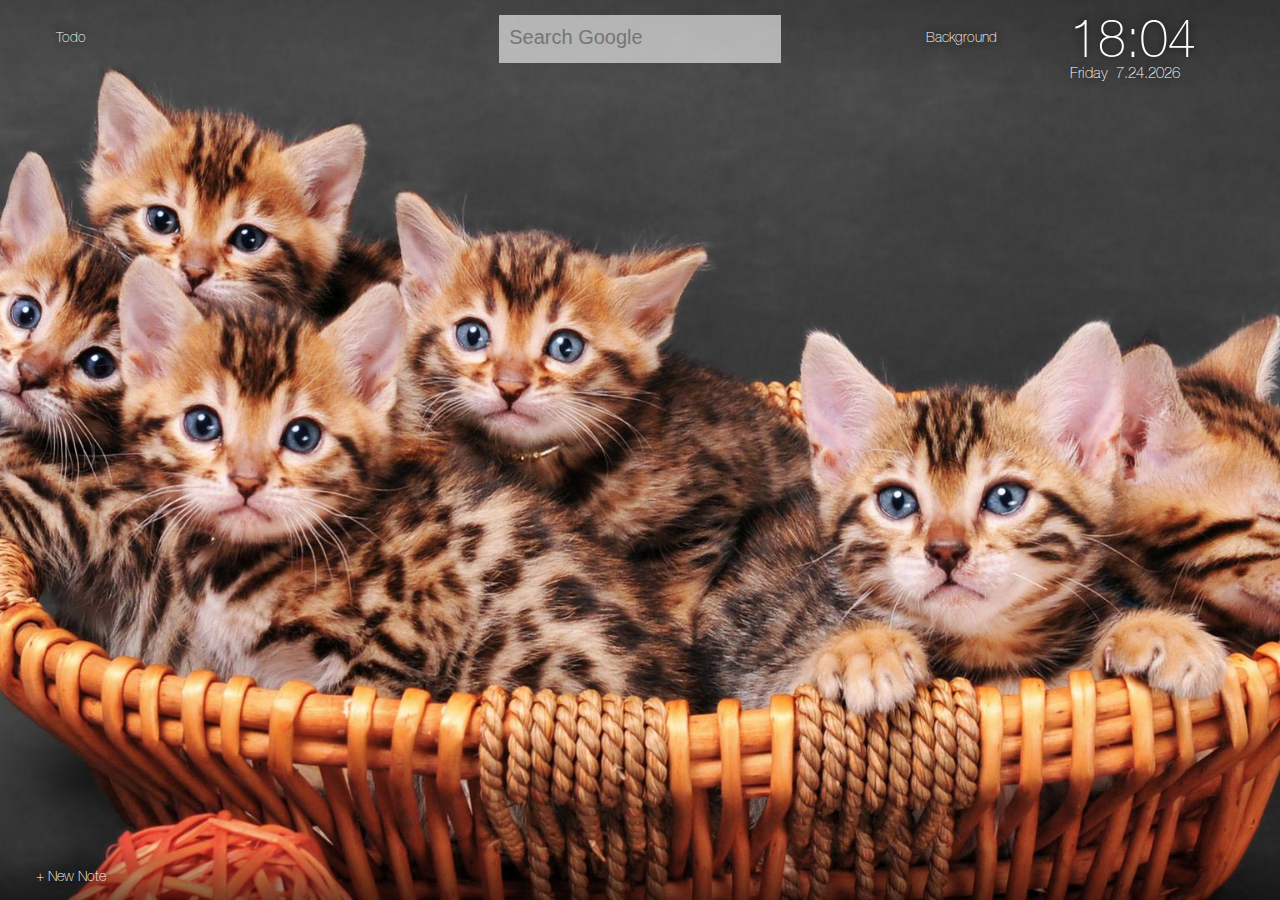
<file: notebook/index.html>
<!DOCTYPE html>
<html lang="en">

<head>
  <meta charset="UTF-8">
  <meta http-equiv="X-UA-Compatible" content="IE=edge">
  <meta name="viewport" content="width=device-width, initial-scale=1.0">
  <title>Notebook</title>
  <link rel="shortcut icon" type="image/png" href="./images/ico.png">
  <link rel="stylesheet" href="./css/notebook.css">
  <link rel="stylesheet" href="./css/todos.css">
  <script src="./js/moment.js"></script>
  <script src="./js/notebook.js"></script>
  <script src="./js/todos.js"></script>
</head>

<body>
  <div class="background">
    <img id="imgforload">
    <div class="top-gradient"></div>
    <div class="bottom-gradient"></div>
  </div>
  <div class="container">

    <div class="select">
      <button id="selectBackground">Background</button>
      <div class="arrow"></div>
      <div class="selectTitle">Click to change your background</div>
    </div>

    <div class="backgroundPage">
      <div class="arrow"></div>
      <div class="head-bar">
        <div class="bar" data-type="background">Background</div>
      </div>
      <div class="content">
        <div class="backgroundBox">
        </div>
      </div>
    </div>

    <div class="search">
      <form target="_blank" action="https://www.google.com.hk/search">
        <input type="search" type="search" autofocus="autofocus" tabindex="0" placeholder="Search Google"
          autocomplete="off" name="q" class="search-input" id="search">
      </form>
    </div>

    <div class="clock">
      <div class="hour-container">
        <div class="hour">22:47</div>
        <div class="ampm">PM</div>
      </div>
      <div class="day">Sunday 8.22.2021</div>
      <div class="arrow"></div>
      <div class="clockTitle">Click to change between 24 and 12 hours</div>
    </div>

    <div class="noteContainer">
    </div>
    <div class="changeColorMenu">
      <ul>
        <li class="changeColorItem">blue</li>
        <li class="changeColorItem">green</li>
        <li class="changeColorItem">pink</li>
        <li class="changeColorItem">purple</li>
        <li class="changeColorItem">yellow</li>
        <li class="changeColorItem">white</li>
      </ul>
    </div>

    <div class="todo-container">
      <button class="toggleTodo">Todo</button>
      <div class="todoapp">
        <div class="header">
          <input type="text" autofocus autocomplete="off" placeholder="What needs to be done?" class="new-todo">
        </div>
        <div class="main">
          <input type="checkbox" class="toggle-all" id="toggleAll">
          <label for="toggleAll"></label>
          <ul class="todo-list">

          </ul>
        </div>
        <footer class="footer">
          <span class="todo-count">
            <span class="count-num">1</span>
            item left
          </span>
          <button class="clear-completed">Clear completed</button>
        </footer>
      </div>
    </div>


    <div class="notefooter">
      <button id="newNote">+ New Note</button>
    </div>

    <div class="clearPage">
      <div class="mask"></div>
      <div class="confirm">
        <div class="icon warning">
          <div class="icon warning-straight"></div>
          <div class="icon warning-point"></div>
        </div>
        <p>Do you want to remove all notes ?</p>
        <div class="button-container">
          <button class="button-no">No</button>
          <button class="button-yes">Yes</button>
        </div>
      </div>
    </div>
  </div>

</body>

</html>
</file>
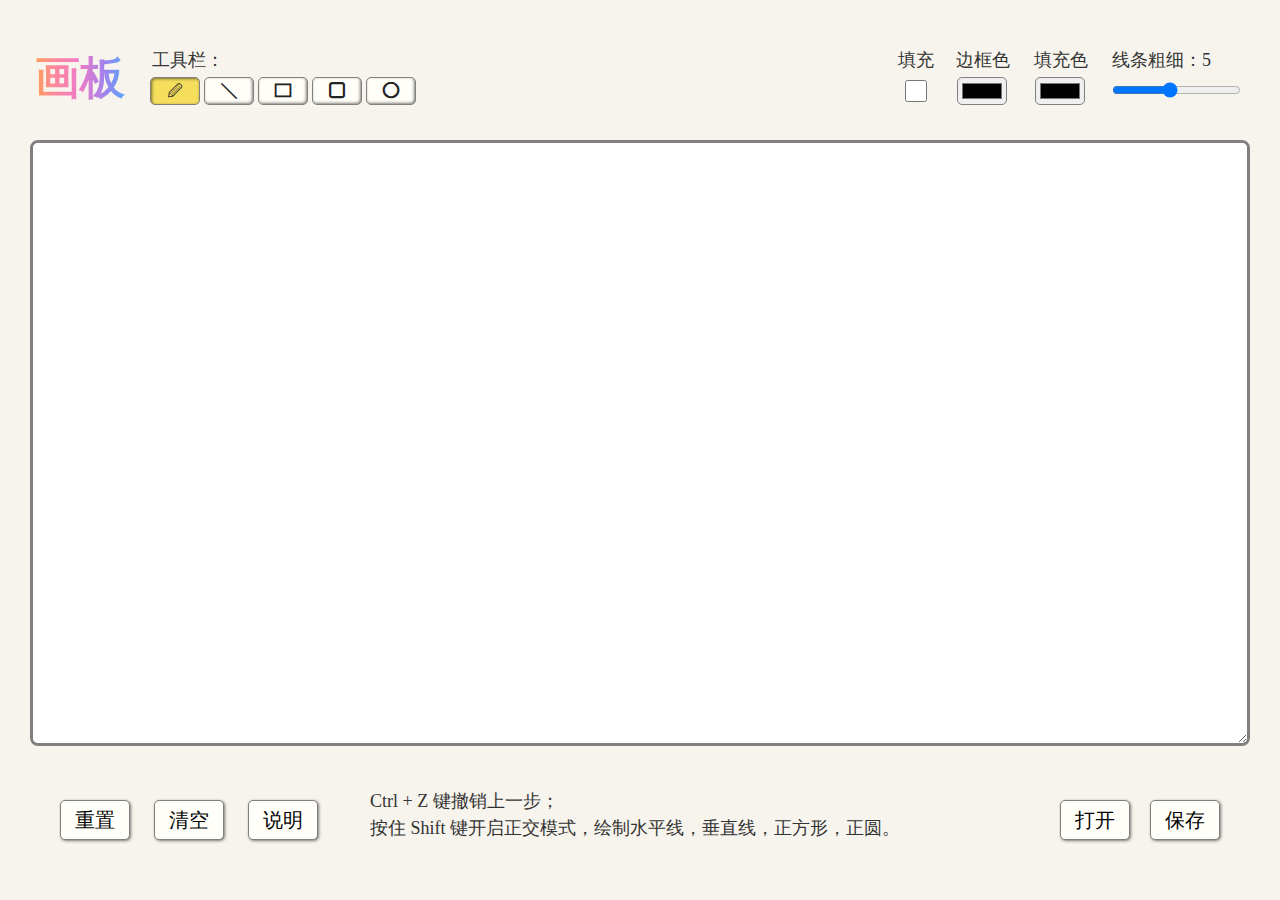
<file: paintboard/index.html>
<!DOCTYPE html>
<html lang="en">

<head>
  <meta charset="UTF-8">
  <meta http-equiv="X-UA-Compatible" content="IE=edge">
  <meta name="viewport" content="width=device-width, initial-scale=1.0">
  <title>PaintBoard</title>
  <link rel="stylesheet" href="css/paintboard.css">
  <script src="js/paintboard.js"></script>
</head>

<body>
  <div class="container">
    <div class="header">
      <div class="title header-item">画板</div>
      <div class="tools header-item">
        <div class="text">工具栏：</div>
        <input type="radio" id="tool-line" name="tool" checked>
        <label for="tool-line"><span class="iconfont">&#xe601;</span></label>

        <input type="radio" id="tool-straight-line" name="tool">
        <label for="tool-straight-line"><span class="iconfont">&#xe67e;</span></label>

        <input type="radio" id="tool-rect" name="tool">
        <label for="tool-rect"><span class="iconfont">&#xe790;</span></label>

        <input type="radio" id="tool-round-rect" name="tool">
        <label for="tool-round-rect"><span class="iconfont">&#xe61c;</span></label>

        <input type="radio" id="tool-ellipse" name="tool">
        <label for="tool-ellipse"><span class="iconfont">&#xe61d;</span></label>
      </div>
      <div class="fill header-item">
        <div class="text">填充</div>
        <input type="checkbox" id="fillInput">
      </div>
      <div class="color header-item">
        <div class="text">边框色</div>
        <input type="color" id="borderColorInput">
      </div>
      <div class="color header-item">
        <div class="text">填充色</div>
        <input type="color" id="fillColorInput">
      </div>
      <div class="range header-item">
        <div class="text">线条粗细：<span class="line-width-value">5</span></div>
        <input type="range" id="widthInput" min="1" max="10" value="5">
      </div>

    </div>
    <main>
      <div class="svgcontainer">
        <svg width="100%" height="600"></svg>
      </div>
    </main>
    <div class="footer">
      <button class="button reset">重置</button>
      <button class="button clear">清空</button>
      <button class="button save">保存</button>
      <button class="button open">打开</button>
      <button class="button help">说明</button>
      <p class="helptext active"> Ctrl + Z 键撤销上一步；<br>
        按住 Shift 键开启正交模式，绘制水平线，垂直线，正方形，正圆。
      </p>
      <input type="file" id="fileInput" accept=".svg">
    </div>
  </div>


</body>

</html>
</file>
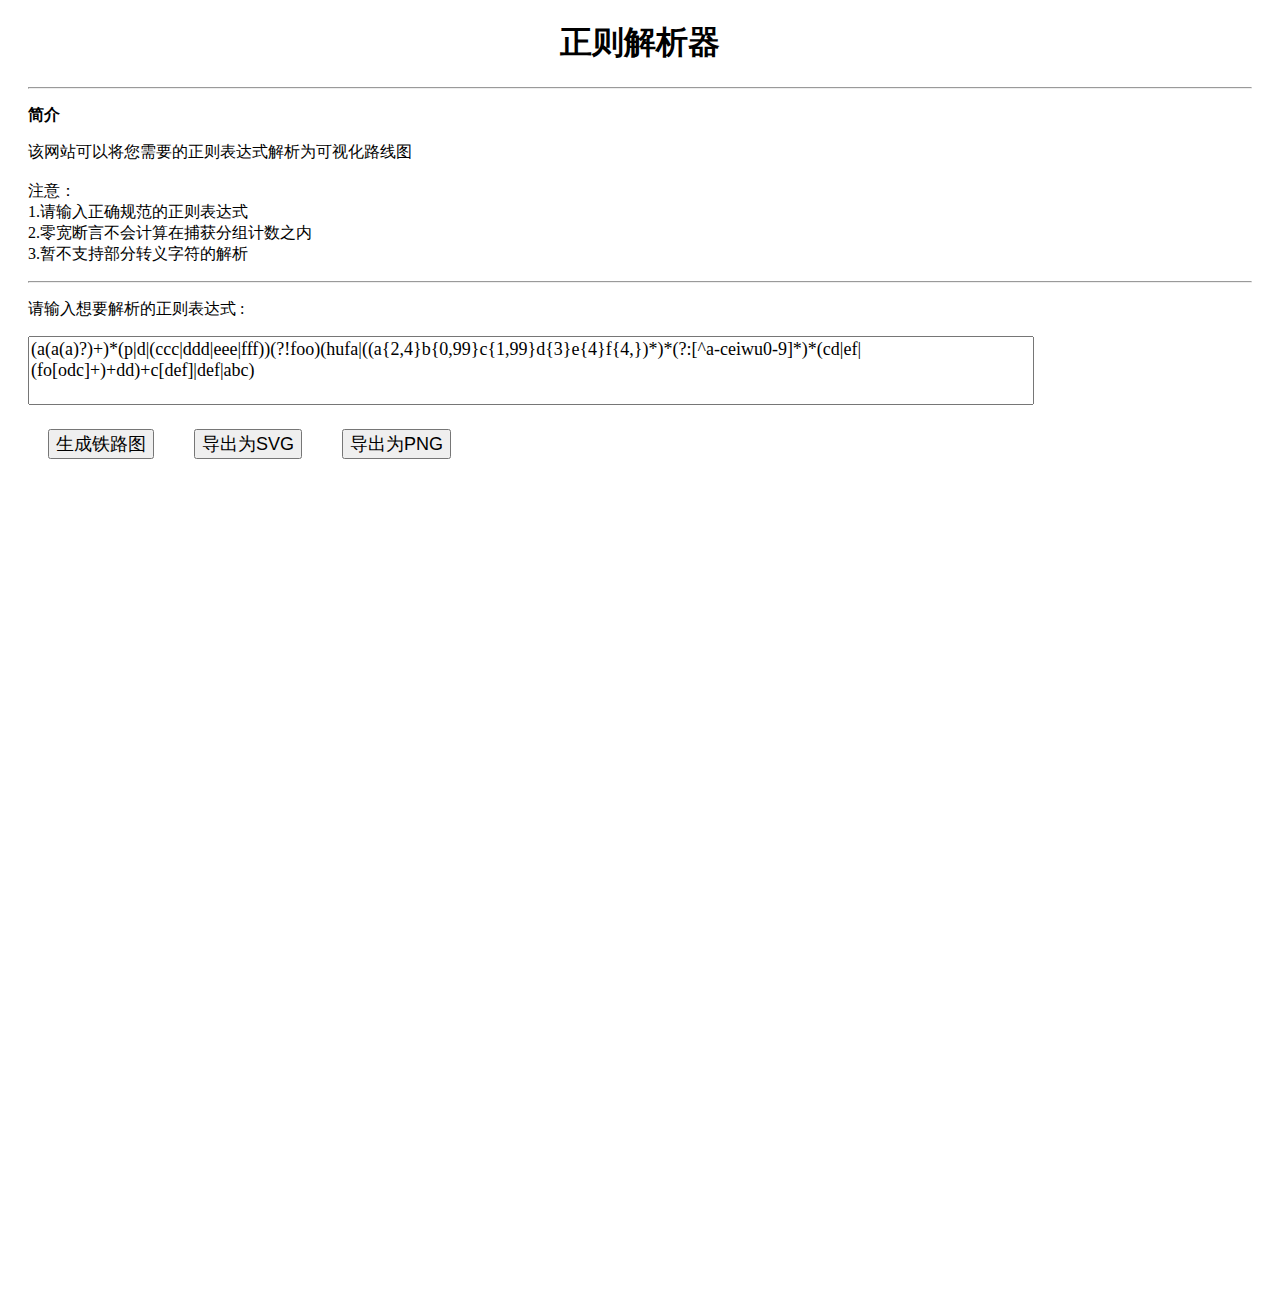
<file: regexpRailway/index.html>
<!DOCTYPE html>
<html lang="en">

<head>
  <meta charset="UTF-8">
  <meta http-equiv="X-UA-Compatible" content="IE=edge">
  <meta name="viewport" content="width=device-width, initial-scale=1.0">
  <title>RegExp-Railway</title>
  <link rel="shortcut icon" type="image/icon" href="./favicon.ico">
  <style>
    .html {
      font-size: 18px;
    }

    .container {
      margin: 20px;
    }



    .regexpInput {
      width: 1000px;
      font-size: 18px;
      font-family: consolas;
      outline: none;
    }

    button {
      position: relative;
      font-size: 18px;
      margin: 20px;
    }

    svg {
      display: block;
    }

    h1 {
      text-align: center;
    }

    textarea {
      resize: none;
    }

    .buttons {
      display: flex;
    }
  </style>
</head>

<body>
  <div class="container">
    <h1>正则解析器</h1>
    <hr>
    <p><strong>简介</strong></p>
    <p>该网站可以将您需要的正则表达式解析为可视化路线图
      <br>
      <br> 注意：
      <br> 1.请输入正确规范的正则表达式
      <br> 2.零宽断言不会计算在捕获分组计数之内
      <br> 3.暂不支持部分转义字符的解析
    </p>
    <hr>
    <div class="inputcontainer">
      <p class="text">请输入想要解析的正则表达式 : </p>
      <!-- <input type="text" class="regexpInput"
        value="(a(a(a)?)+)*(p|d|(ccc|ddd|eee|fff))(?!foo)(hufa|((a{2,4}b{0,99}c{1,99}d{3}e{4}f{4,})*)*(?:[^a-ceiwu0-9]*)*(cd|ef|(fo[odc]+)+dd)+c[def]|def|abc)"> -->
      <div>
        <textarea name="" id="" cols="100" rows="3"
          class="regexpInput">(a(a(a)?)+)*(p|d|(ccc|ddd|eee|fff))(?!foo)(hufa|((a{2,4}b{0,99}c{1,99}d{3}e{4}f{4,})*)*(?:[^a-ceiwu0-9]*)*(cd|ef|(fo[odc]+)+dd)+c[def]|def|abc)</textarea>
      </div>
    </div>
    <div class="buttons">
      <button id="createGraph">生成铁路图</button>
      <button id="downloadsvg">导出为SVG</button>
      <button id="downloadpng">导出为PNG</button>
    </div>
    <svg width="800" height="800"></svg>
  </div>
  <script src="./js/regexp-rail.js"></script>
</body>

</html>
</file>
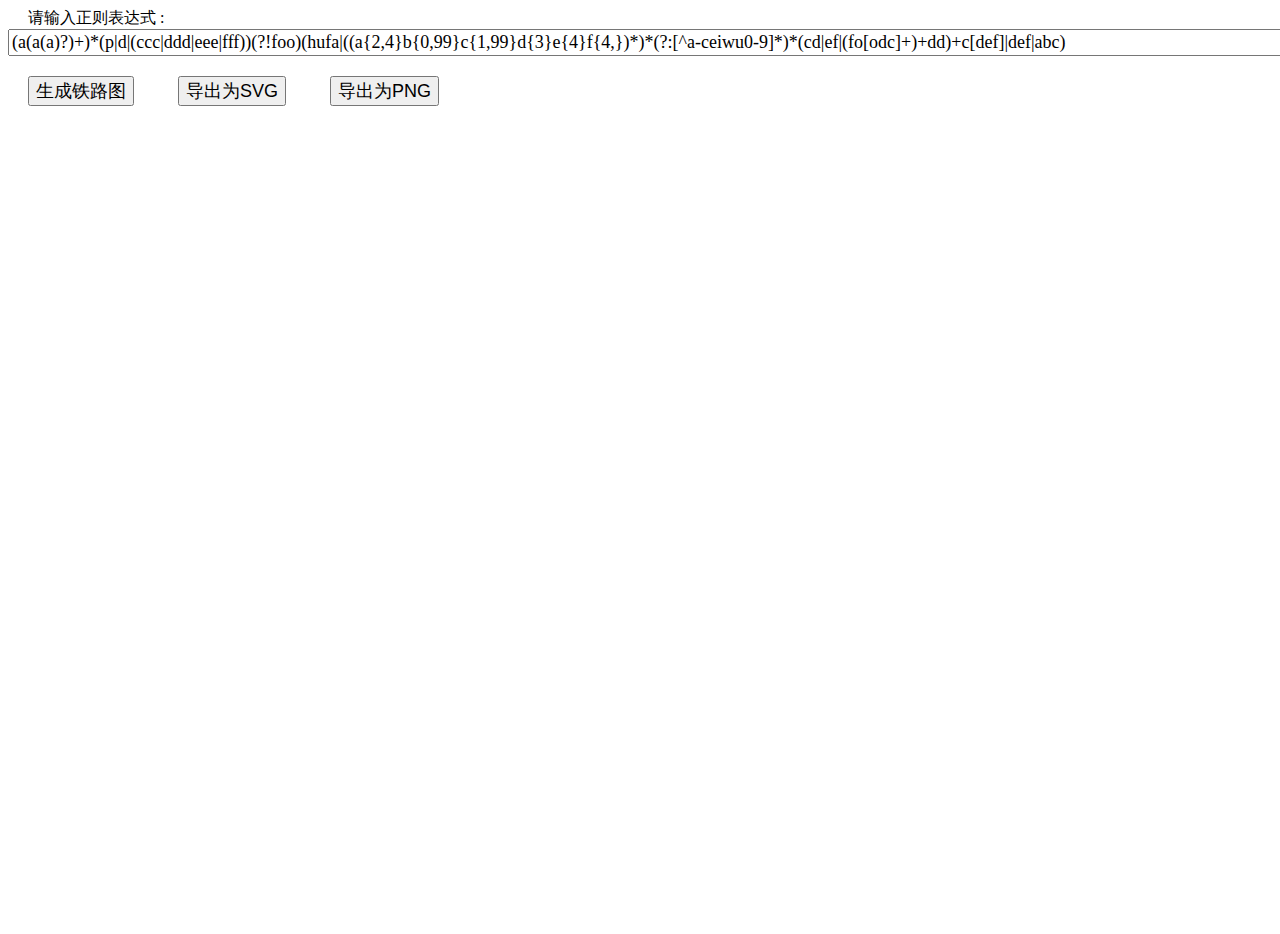
<file: reqexpRailway/index.html>
<!DOCTYPE html>
<html lang="en">

<head>
  <meta charset="UTF-8">
  <meta http-equiv="X-UA-Compatible" content="IE=edge">
  <meta name="viewport" content="width=device-width, initial-scale=1.0">
  <title>RegExp-Railway</title>
  <link rel="shortcut icon" type="image/icon" href="./favicon.ico">
  <style>
    .html {
      font-size: 18px;
    }

    .text {
      margin-left: 20px;
    }

    .regexpInput {
      width: 1500px;
      font-size: 18px;
      font-family: consolas;
      outline: none;
    }

    button {
      position: relative;
      font-size: 18px;
      margin: 20px;
    }

    svg {
      display: block;
    }
  </style>
</head>

<body>
  <div class="container">
    <div class="inputcontainer">
      <span class="text">请输入正则表达式 : </span> <input type="text" class="regexpInput"
        value="(a(a(a)?)+)*(p|d|(ccc|ddd|eee|fff))(?!foo)(hufa|((a{2,4}b{0,99}c{1,99}d{3}e{4}f{4,})*)*(?:[^a-ceiwu0-9]*)*(cd|ef|(fo[odc]+)+dd)+c[def]|def|abc)">
    </div>
    <button id="createGraph">生成铁路图</button>
    <button id="downloadsvg">导出为SVG</button>
    <button id="downloadpng">导出为PNG</button>
    <svg width="800" height="800"></svg>
  </div>
  <script src="./js/regexp-rail.js"></script>
</body>

</html>
</file>
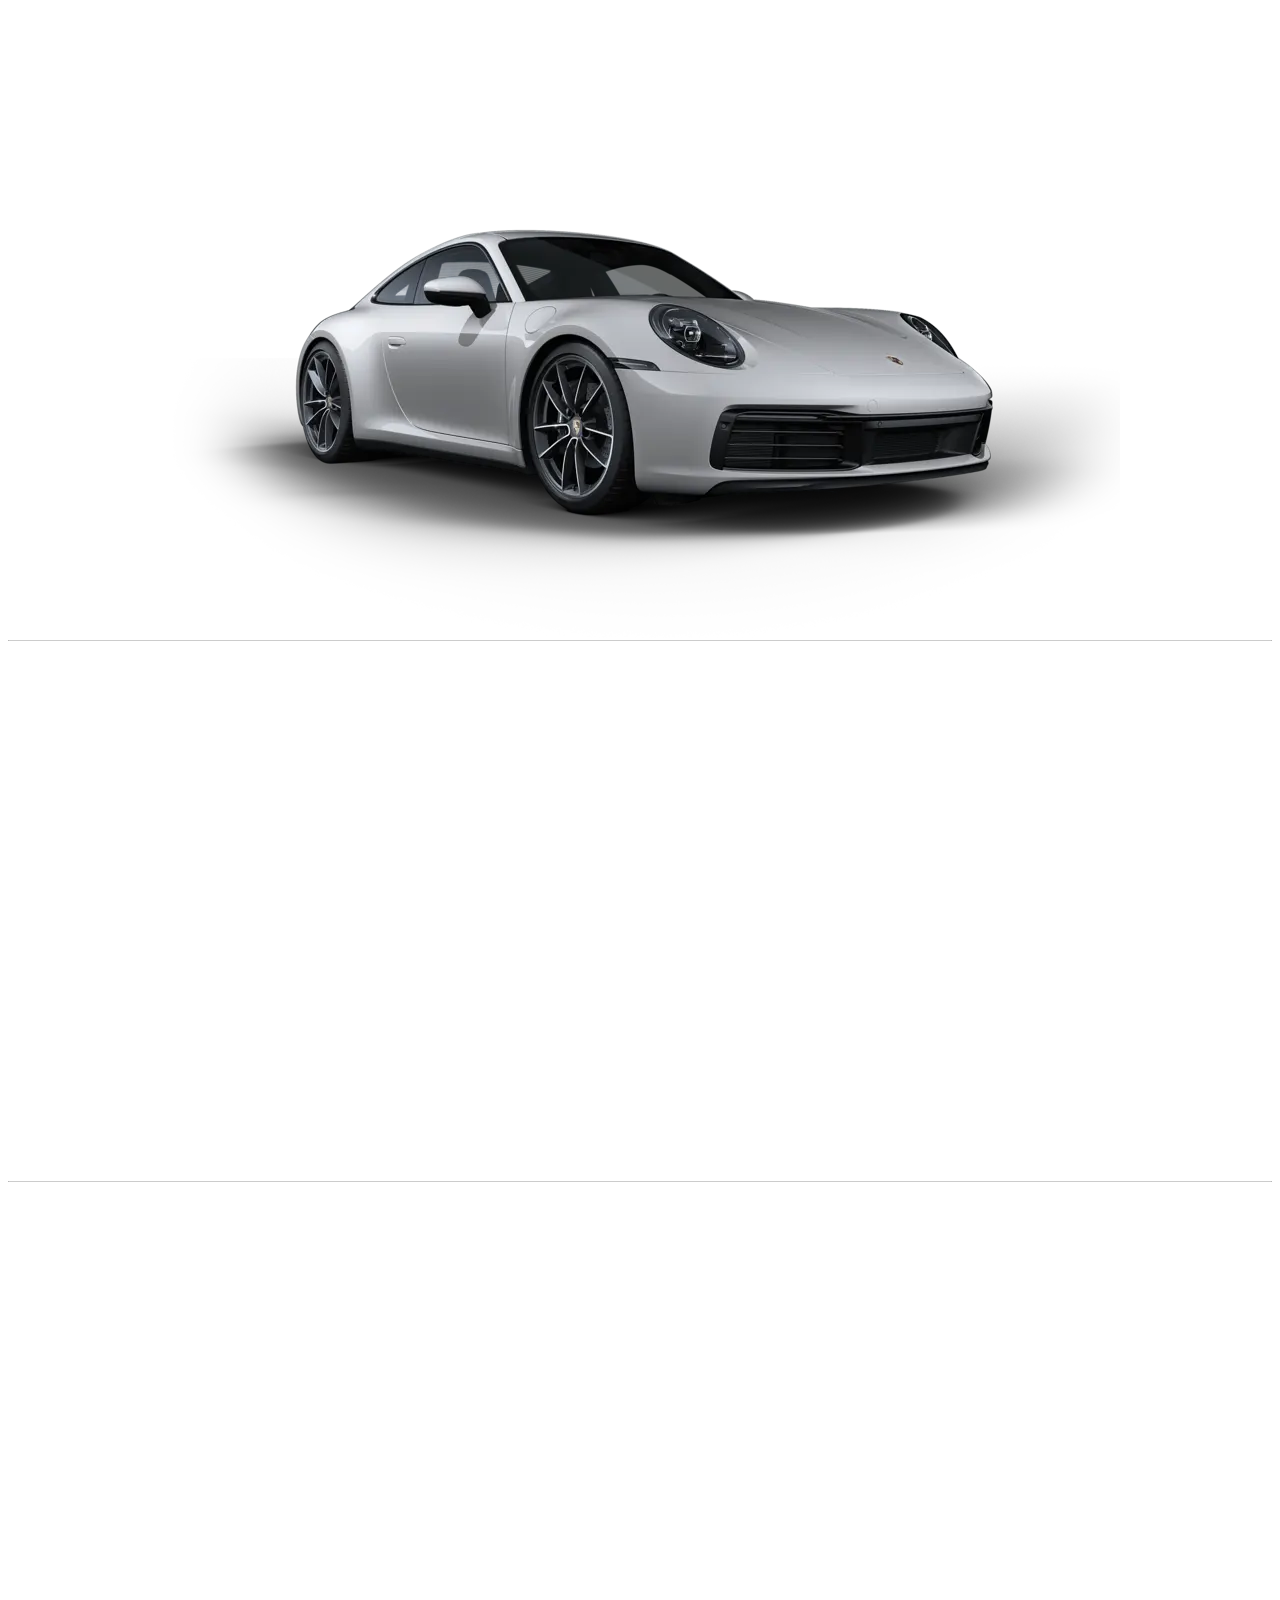
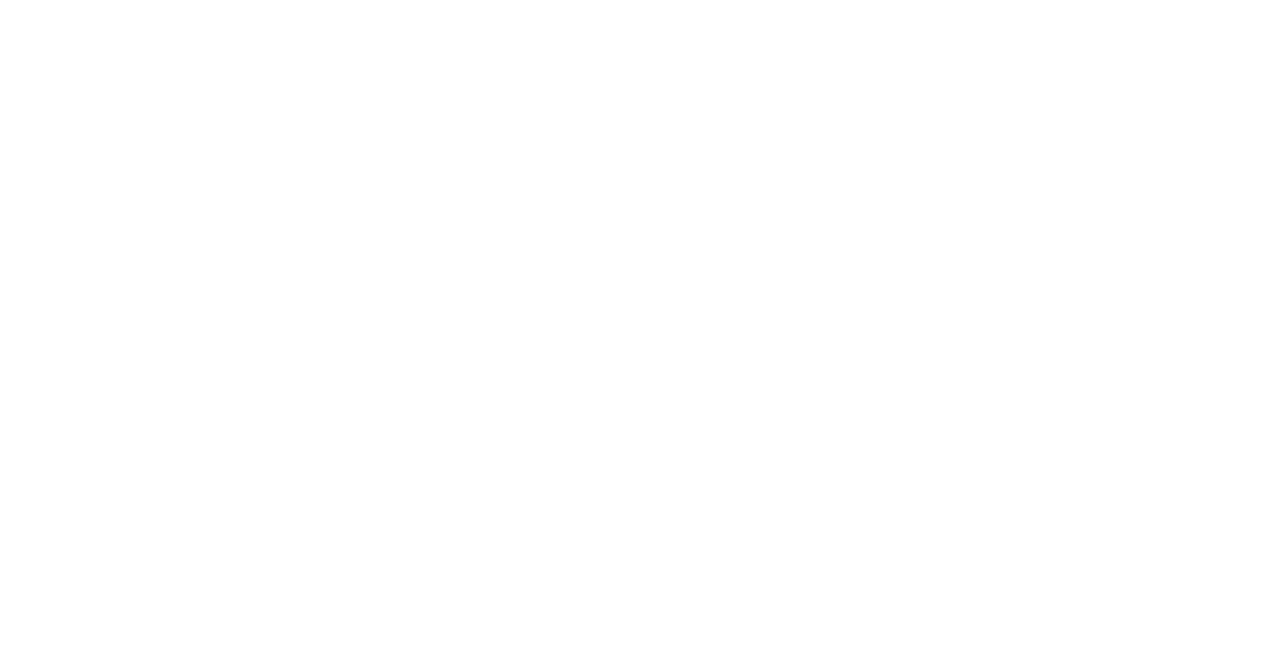
<file: magic_porsche/magic_porsche.html>
<!DOCTYPE html>
<html lang="en">

<head>
  <meta charset="UTF-8">
  <meta http-equiv="X-UA-Compatible" content="IE=edge">
  <meta name="viewport" content="width=device-width, initial-scale=1.0">
  <title>Magic-Porsche</title>
  <style>
    .pic {
      width: 960px;
      height: 540px;
      margin: 0 auto;
    }

    .line {
      min-width: 960px;
      height: 1px;
      box-shadow: inset 0 0 1px;
    }

    .porsche1 {
      margin: 100px auto 0;
      background: url(images/porsche1.webp) no-repeat fixed;
      background-position: 50% 100px;
    }

    .porsche2 {
      background: url(images/porsche2.webp) no-repeat fixed;
      background-position: 50% 100px;
    }

    .porsche3 {
      height: 1080px;
      background: url(images/porsche3.webp) no-repeat fixed;
      background-position: 50% 100px;
    }
  </style>
</head>

<body>
  <div class="pic porsche1"></div>
  <div class="line"></div>
  <div class="pic porsche2"></div>
  <div class="line"></div>
  <div class="pic porsche3"></div>
</body>

</html>
</file>
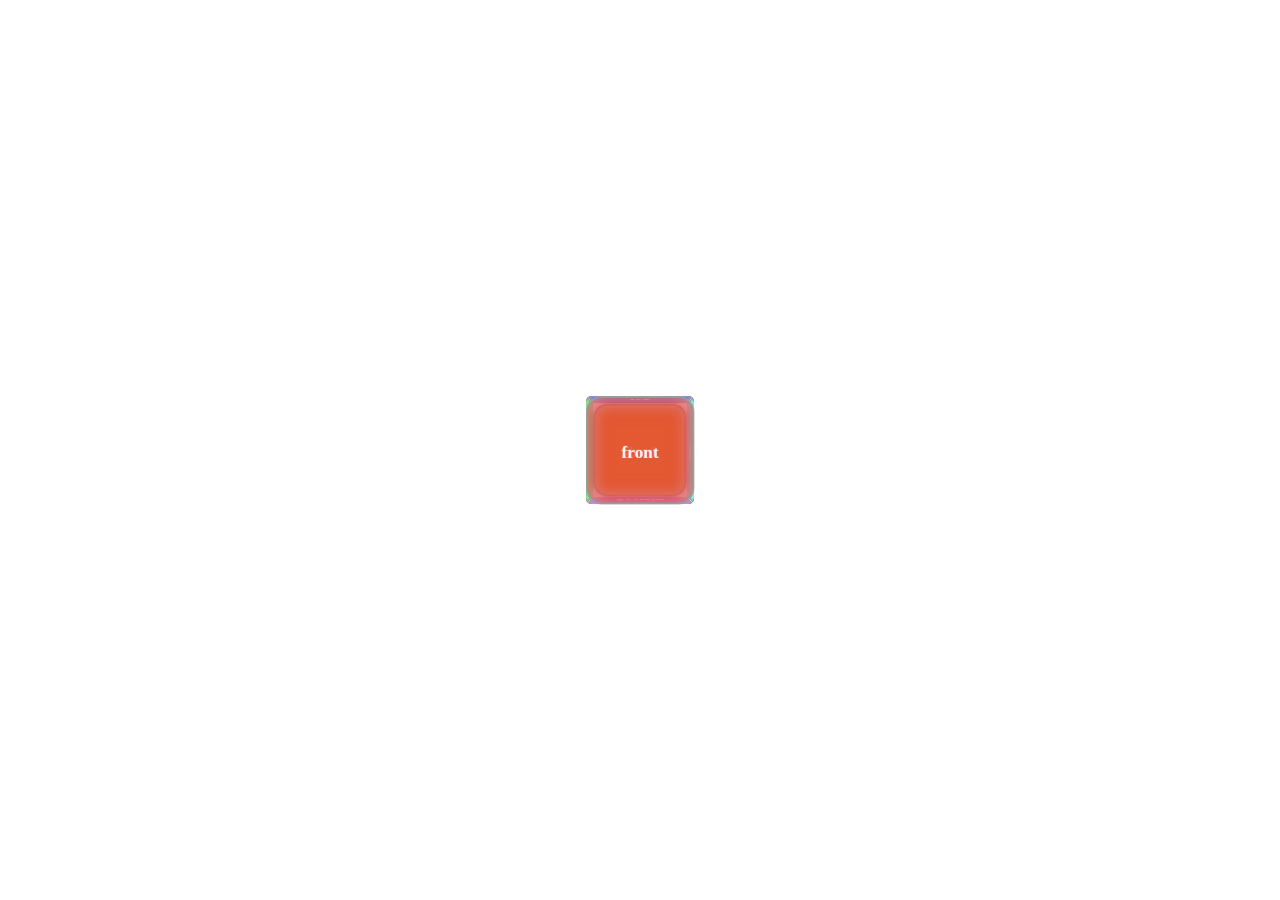
<file: little_demo/3d-cube/3d_cube.html>
<!DOCTYPE html>
<html lang="en">

<head>
  <meta charset="UTF-8">
  <meta http-equiv="X-UA-Compatible" content="IE=edge">
  <meta name="viewport" content="width=device-width, initial-scale=1.0">
  <title>3d-cube</title>
  <style>
    body {
      margin: 0;
    }

    .view {
      position: absolute;
      top: 0;
      bottom: 0;
      left: 0;
      right: 0;
      margin: auto;
      width: 100px;
      height: 100px;
      perspective: 650px;
      transform-style: preserve-3d;
    }

    .box {
      width: 100px;
      height: 100px;
      position: absolute;
      transform-style: preserve-3d;
      transition: 3s;
      animation: move 15s linear infinite;
    }

    .box:hover {
      /* transform: translateZ(280px); */
      animation-play-state: paused;
    }

    .cube {
      width: 100px;
      height: 100px;
      position: absolute;
      transform-style: preserve-3d;
      /* transform: rotateX(0deg) rotateY(0deg) rotateZ(0deg); */
      animation: rotate3d 30s linear infinite;
    }

    .cube:hover div {
      left: 12px;
      top: 12px;
      width: 76px;
      height: 76px;
      line-height: 76px;
      opacity: 0.6;
      border-radius: 25px;
    }

    .cube:hover i[class$="line"] {
      visibility: visible;
      opacity: 0.6;
    }

    .cube>div {
      box-sizing: border-box;
      position: absolute;
      left: 0;
      top: 0;
      width: 100px;
      height: 100px;
      line-height: 100px;
      text-align: center;
      font-weight: bold;
      color: #fff;
      border: 2px #9b9b9b solid;
      box-shadow: inset 0 0 15px 4px rgba(209, 209, 209, 0.5);
      border-radius: 15px;

      transition: all 3s;
    }

    .front {
      transform: translateZ(50px);
      background-color: #E52222bb;
    }

    .back {
      transform: translateZ(-50px) rotateY(180deg);
      background-color: #D5E522bb;
    }

    .left {
      transform: rotateY(-90deg) translateZ(50px);
      background-color: #26E522bb;
    }

    .right {
      transform: rotateY(90deg) translateZ(50px);
      background-color: #22E5E5bb;
    }

    .top {
      transform: rotateX(90deg) translateZ(50px);
      background-color: #2235E5bb;
    }

    .bottom {
      transform: rotateX(-90deg) translateZ(50px);
      background-color: #BE22E5bb;
    }

    @keyframes rotate3d {
      0% {
        transform: rotateX(0deg) rotateY(0deg) rotateZ(0deg);
      }

      100% {
        transform: rotateX(1800deg) rotateY(2520deg) rotateZ(3960deg);
      }
    }

    @keyframes move {
      0% {
        transform: rotate3d(1, 2, 3, 0deg) translateX(0px) translateY(0px) translateZ(0px);
      }

      25% {
        transform: rotate3d(1, 2, 3, 180deg) translateX(150px) translateY(-150px) translateZ(100px);
      }

      50% {
        transform: rotate3d(1, 2, 3, 360deg) translateX(0px) translateY(0px) translateZ(0px);
      }

      75% {
        transform: rotate3d(1, 2, 3, 540deg) translateX(-150px) translateY(150px) translateZ(-100px);
      }

      100% {
        transform: rotate3d(1, 2, 3, 720deg) translateX(0px) translateY(0px) translateZ(0px);
      }
    }

    .cube i[class$="line"] {
      display: block;
      box-sizing: border-box;
      position: absolute;
      top: 50px;
      left: 25px;
      width: 50px;
      height: 0px;
      border-width: 1px;
      border-style: solid;
      opacity: 0;
      visibility: hidden;
      transition: all 3s;
    }

    .frontline {
      transform: rotateY(90deg) translateX(-25px);
      border-color: #E52222bb;
    }

    .backline {
      transform: rotateY(90deg) translateX(25px);
      border-color: #D5E522bb;
    }

    .leftline {
      transform: translateX(-25px);
      border-color: #26E522bb;
    }

    .rightline {
      transform: translateX(25px);
      border-color: #22E5E5bb;
    }

    .topline {
      transform: rotateZ(90deg) translateX(-25px);
      border-color: #2235E5bb;
    }

    .bottomline {
      transform: rotateZ(90deg) translateX(25px);
      border-color: #BE22E5bb;
    }
  </style>
</head>

<body>
  <div class="view">
    <div class="box">
      <div class="cube">
        <div class="top">top</div>
        <i class="topline"></i>

        <div class="bottom">bottom</div>
        <i class="bottomline"></i>

        <div class="left">left</div>
        <i class="leftline"></i>

        <div class="right">right</div>
        <i class="rightline"></i>

        <div class="front">front</div>
        <i class="frontline"></i>

        <div class="back">back</div>
        <i class="backline"></i>

      </div>
    </div>
  </div>
</body>

</html>
</file>
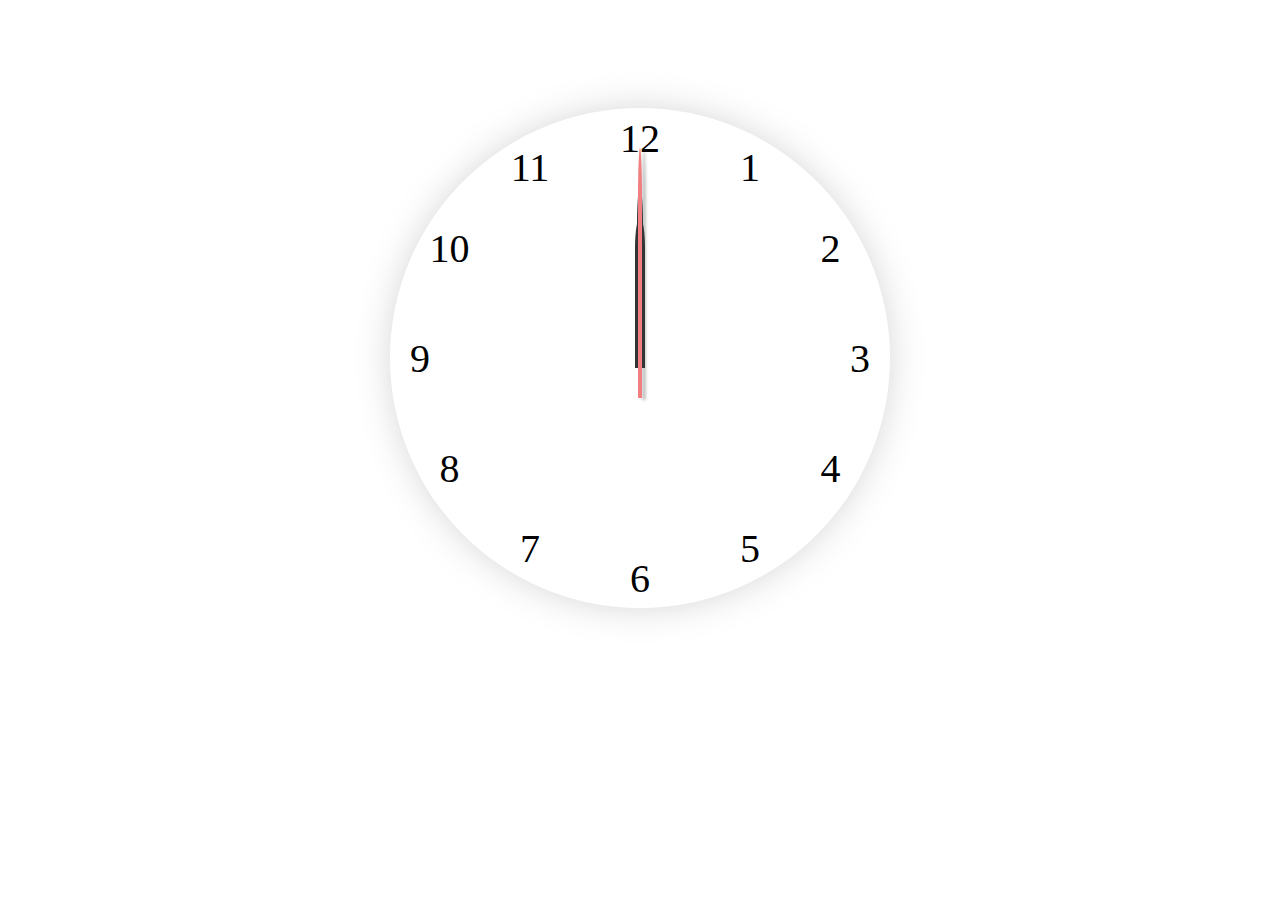
<file: little_demo/css-clock/css-clock.html>
<!DOCTYPE html>
<html lang="en">

<head>
  <meta charset="UTF-8">
  <meta http-equiv="X-UA-Compatible" content="IE=edge">
  <meta name="viewport" content="width=device-width, initial-scale=1.0">
  <title>css-clock</title>
  <style>
    .container {
      position: relative;
      width: 500px;
      height: 500px;
      padding: 100px;
      margin: auto;
    }

    .clock {
      width: 500px;
      height: 500px;
      position: absolute;
    }

    .plat {
      width: 100%;
      height: 100%;
      position: absolute;
      border-radius: 50%;
      background-color: #fff;
      box-shadow: 0 0 40px -5px #cccccc;
    }

    .number div {
      position: absolute;
      top: 50%;
      left: 50%;
      font-size: 40px;
    }

    .number div:nth-child(1) {
      transform: rotate(30deg) translateY(-220px) rotate(-30deg) translate(-50%, -50%);
    }

    .number div:nth-child(2) {
      transform: rotate(60deg) translateY(-220px) rotate(-60deg) translate(-50%, -50%);
    }

    .number div:nth-child(3) {
      transform: rotate(90deg) translateY(-220px) rotate(-90deg) translate(-50%, -50%);
    }

    .number div:nth-child(4) {
      transform: rotate(120deg) translateY(-220px) rotate(-120deg) translate(-50%, -50%);
    }

    .number div:nth-child(5) {
      transform: rotate(150deg) translateY(-220px) rotate(-150deg) translate(-50%, -50%);
    }

    .number div:nth-child(6) {
      transform: rotate(180deg) translateY(-220px) rotate(-180deg) translate(-50%, -50%);
    }

    .number div:nth-child(7) {
      transform: rotate(210deg) translateY(-220px) rotate(-210deg) translate(-50%, -50%);
    }

    .number div:nth-child(8) {
      transform: rotate(240deg) translateY(-220px) rotate(-240deg) translate(-50%, -50%);
    }

    .number div:nth-child(9) {
      transform: rotate(270deg) translateY(-220px) rotate(-270deg) translate(-50%, -50%);
    }

    .number div:nth-child(10) {
      transform: rotate(300deg) translateY(-220px) rotate(-300deg) translate(-50%, -50%);
    }

    .number div:nth-child(11) {
      transform: rotate(330deg) translateY(-220px) rotate(-330deg) translate(-50%, -50%);
    }

    .number div:nth-child(12) {
      transform: rotate(0deg) translateY(-220px) rotate(0deg) translate(-50%, -50%);
    }

    .clock .hand {
      width: 20px;
      height: 20px;
      position: absolute;
      top: 0;
      bottom: 0;
      left: 0;
      right: 0;
      margin: auto;
    }

    .hour {
      height: 150px;
      width: 10px;
      background-color: #333;
      border-radius: 50% 50% 0 0/20% 20% 0 0;
      position: absolute;
      bottom: 0;
      left: 0;
      right: 0;
      margin: auto;
      transform-origin: center bottom;
    }

    .min {
      height: 180px;
      width: 6px;
      background-color: #333;
      border-radius: 50% 50% 0 0/20% 20% 0 0;
      position: absolute;
      bottom: 0;
      left: 0;
      right: 0;
      margin: auto;
      transform-origin: center bottom;
      animation: minute 60s infinite;
    }

    .sec {
      height: 250px;
      width: 4px;
      background-color: lightcoral;
      border-radius: 50% 50% 0 0/20% 20% 0 0;
      bottom: -30px;
      position: absolute;
      left: 0;
      right: 0;
      margin: auto;
      transform-origin: center 220px;
      animation: second 1s infinite, shadow 60s linear infinite;
      box-shadow: 4px 2px 3px rgba(60, 60, 60, 0.3);
    }

    .hour-box {
      animation: time 43200s steps(360) infinite;
    }

    .min-box {
      animation: time 3600s steps(60) infinite;
    }

    .sec-box {
      animation: time 60s steps(60) infinite;
    }

    @keyframes time {
      0% {
        transform: rotate(0deg);
      }

      100% {
        transform: rotate(360deg);
      }
    }

    @keyframes second {
      0% {
        transform: rotate(0deg);
      }

      5% {
        transform: rotate(2deg);
      }

      10% {
        transform: rotate(0deg);
      }

      15% {
        transform: rotate(-1deg);
      }

      20% {
        transform: rotate(0deg);
      }

      100% {
        transform: rotate(0deg);
      }
    }

    @keyframes minute {
      0% {
        transform: rotate(0deg);
      }

      0.2% {
        transform: rotate(1deg);
      }

      0.4% {
        transform: rotate(0deg);
      }

      100% {
        transform: rotate(0deg);
      }
    }

    @keyframes shadow {
      0% {
        box-shadow: 4px 2px 3px rgba(60, 60, 60, 0.3);
      }

      50% {
        box-shadow: -4px -2px 3px rgba(60, 60, 60, 0.3);
      }

      100% {
        box-shadow: 4px 2px 3px rgba(60, 60, 60, 0.3);
      }
    }
  </style>
</head>

<body>
  <div class="container">
    <div class="clock">
      <div class="plat">
        <div class="number">
          <div>1</div>
          <div>2</div>
          <div>3</div>
          <div>4</div>
          <div>5</div>
          <div>6</div>
          <div>7</div>
          <div>8</div>
          <div>9</div>
          <div>10</div>
          <div>11</div>
          <div>12</div>
        </div>
      </div>
      <div class="hand hour-box">
        <div class="hour"></div>
      </div>
      <div class="hand min-box">
        <div class="min"></div>
      </div>
      <div class="hand sec-box">
        <div class="sec"></div>
      </div>
    </div>
  </div>

  <script>
    var myDate = new Date();
    var times;
    var hour_box = document.querySelector(".hour-box");
    var min_box = document.querySelector(".min-box");
    var sec_box = document.querySelector(".sec-box");
    var sec = document.querySelector(".sec");

    times = -(myDate.getHours() * 3600 + myDate.getMinutes() * 60 + myDate.getSeconds());
    hour_box.style.animationDelay = "" + times + "s";  //不要加分号
    min_box.style.animationDelay = "" + times + "s";
    sec_box.style.animationDelay = "" + times + "s";
    sec.style.animationDelay = "" + times + "s";

  </script>
</body>

</html>
</file>
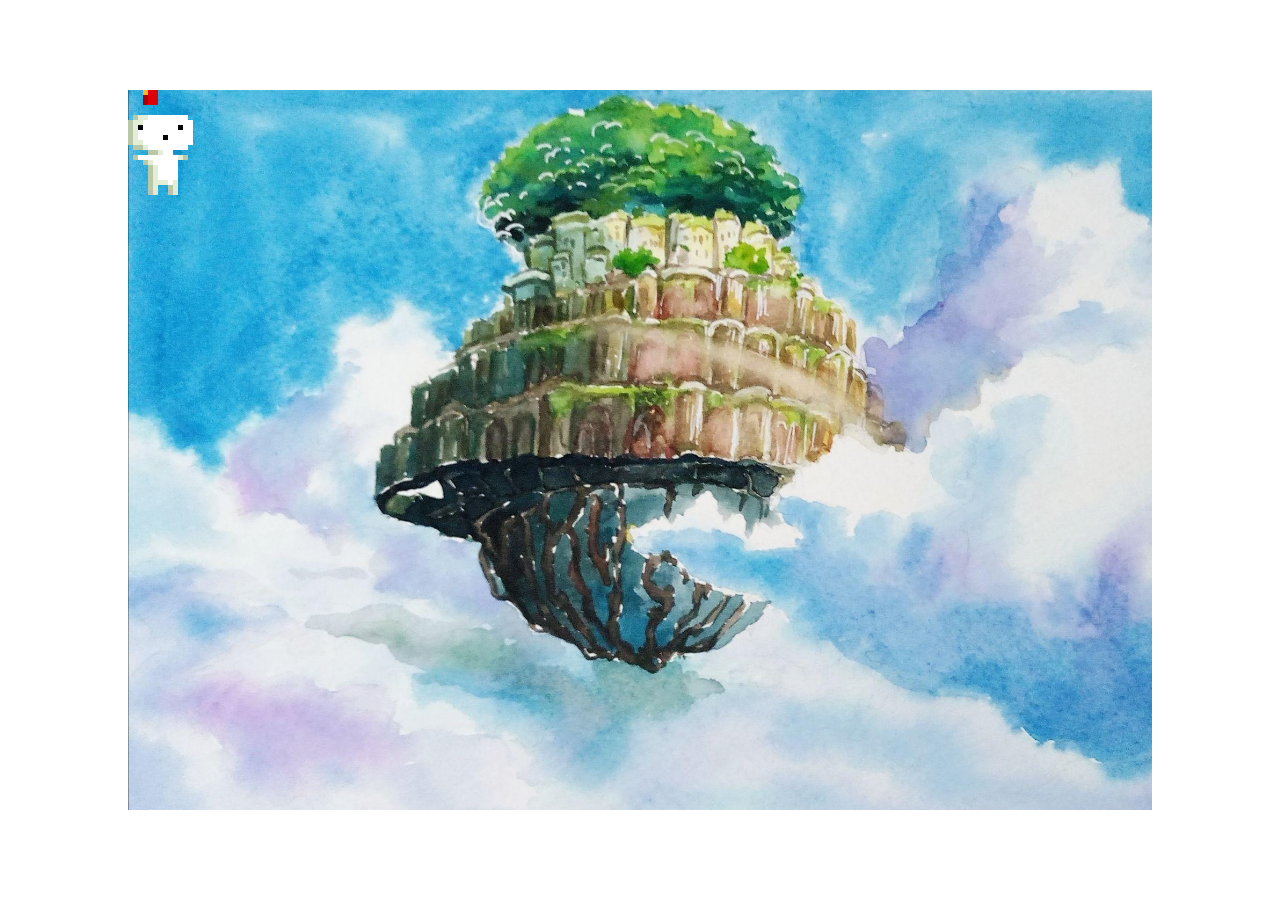
<file: little_demo/css_sprite/css_sprite.html>
<!DOCTYPE html>
<html lang="en">

<head>
  <meta charset="UTF-8">
  <meta http-equiv="X-UA-Compatible" content="IE=edge">
  <meta name="viewport" content="width=device-width, initial-scale=1.0">
  <title>CSS-sprite</title>
  <style>
    body {
      margin: 0;
    }

    .box {
      position: absolute;
      top: 0;
      bottom: 0;
      left: 0;
      right: 0;
      margin: auto;
      width: 80vw;
      height: 80vh;
      /* border: 1px solid gray; */
      background-image: url(images/skycity.jpg);
      background-size: cover;
    }

    .sprite {
      zoom: 0.5;
      position: absolute;
      left: 0;
      top: 0;
      height: 210px;
      width: 140px;
      background-image: url(images/sprites.png);
      background-position: 0 0;
      background-repeat: no-repeat;

      animation: anima 1s steps(15) infinite,
        moveX 11s linear infinite,
        moveY 13s linear infinite;
    }

    input[id="sprite_check"]:checked+label div.sprite {
      animation: anima 0.3s steps(15) infinite,
        moveX 11s linear infinite,
        moveY 13s linear infinite;
      animation-play-state: running, paused, paused;
    }

    input[id="sprite_check"] {
      display: none;
    }

    @keyframes anima {
      0% {
        background-position: 0 0;
      }

      100% {
        background-position: -2100px 0;
      }
    }

    @keyframes moveX {
      0% {
        left: 0;
      }

      50% {
        left: calc(100% - 140px);
      }

      100% {
        left: 0;
      }
    }

    @keyframes moveY {
      0% {
        top: 0;
      }

      50% {
        top: calc(100% - 210px);
      }

      100% {
        top: 0;
      }
    }
  </style>
</head>

<body>
  <div class="box">
    <input type="checkbox" id="sprite_check">
    <label for="sprite_check">
      <div class="sprite"></div>
    </label>
  </div>

</body>

</html>
</file>
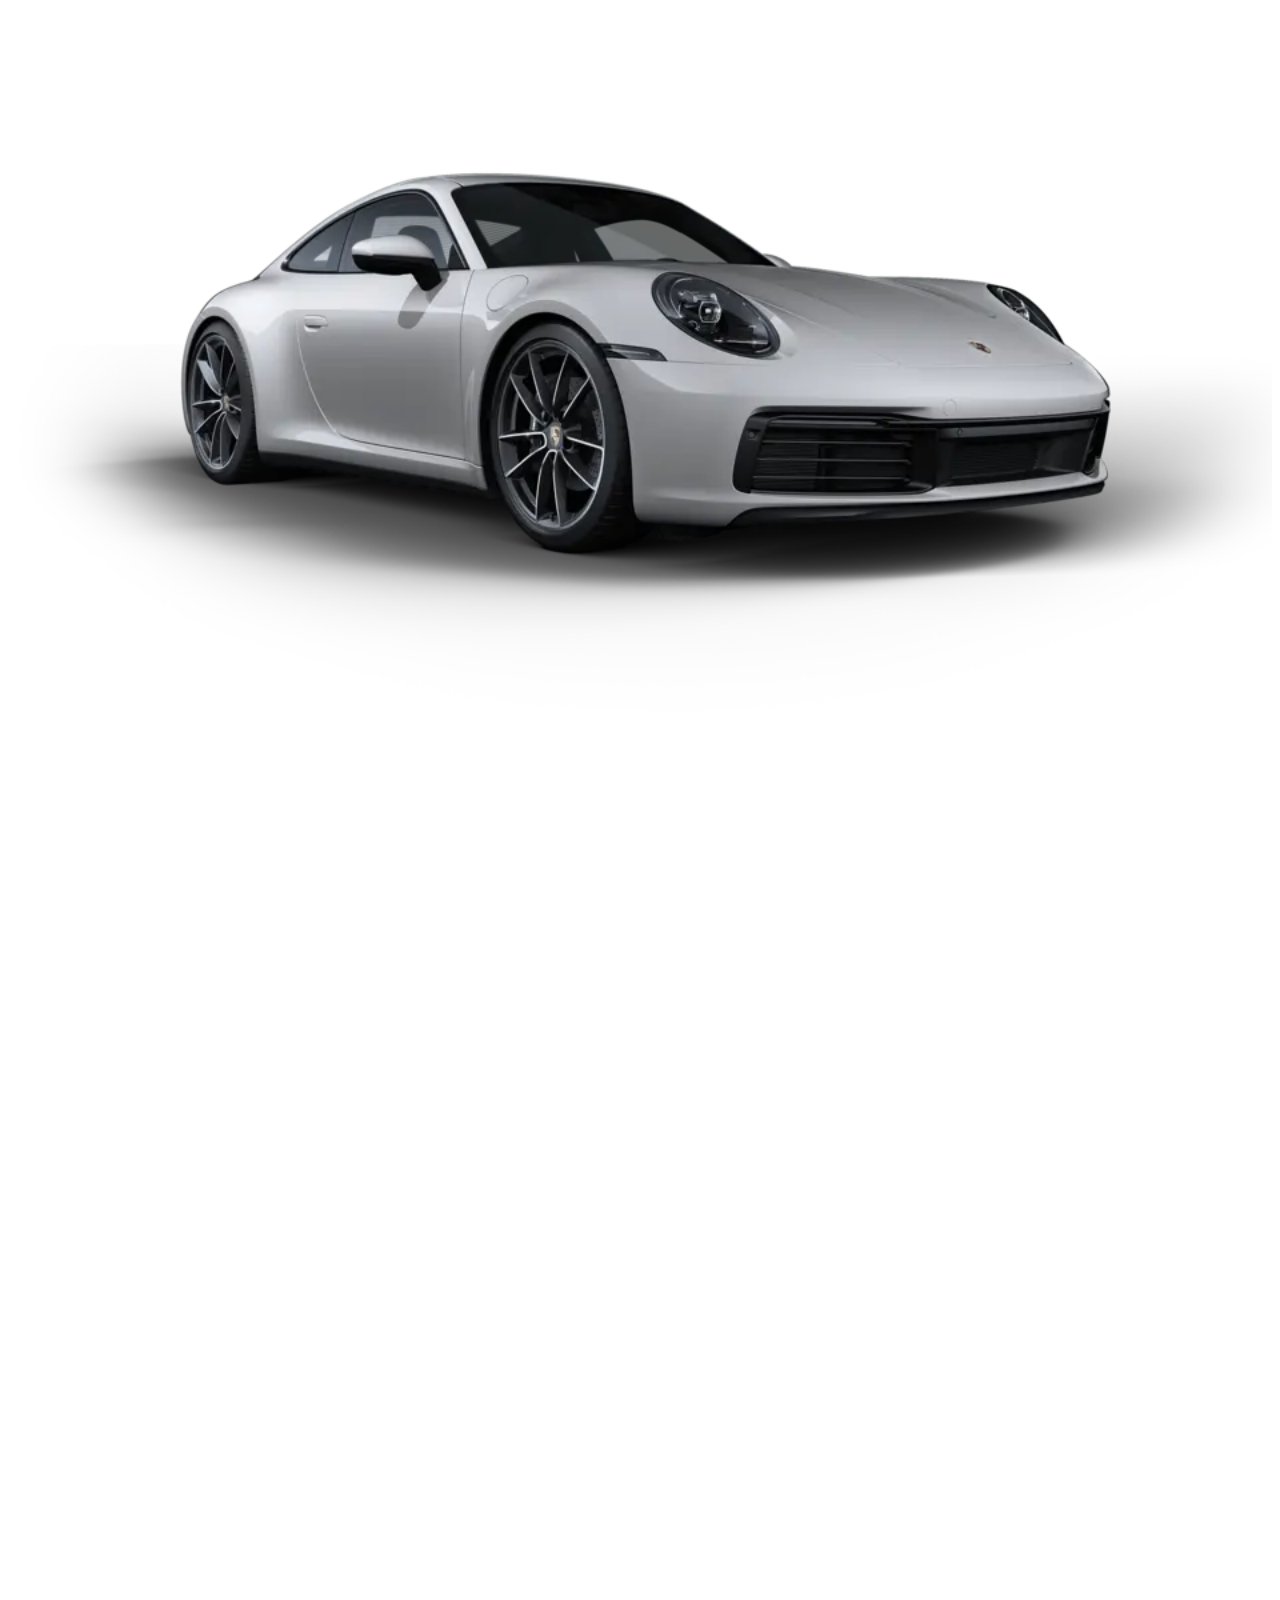
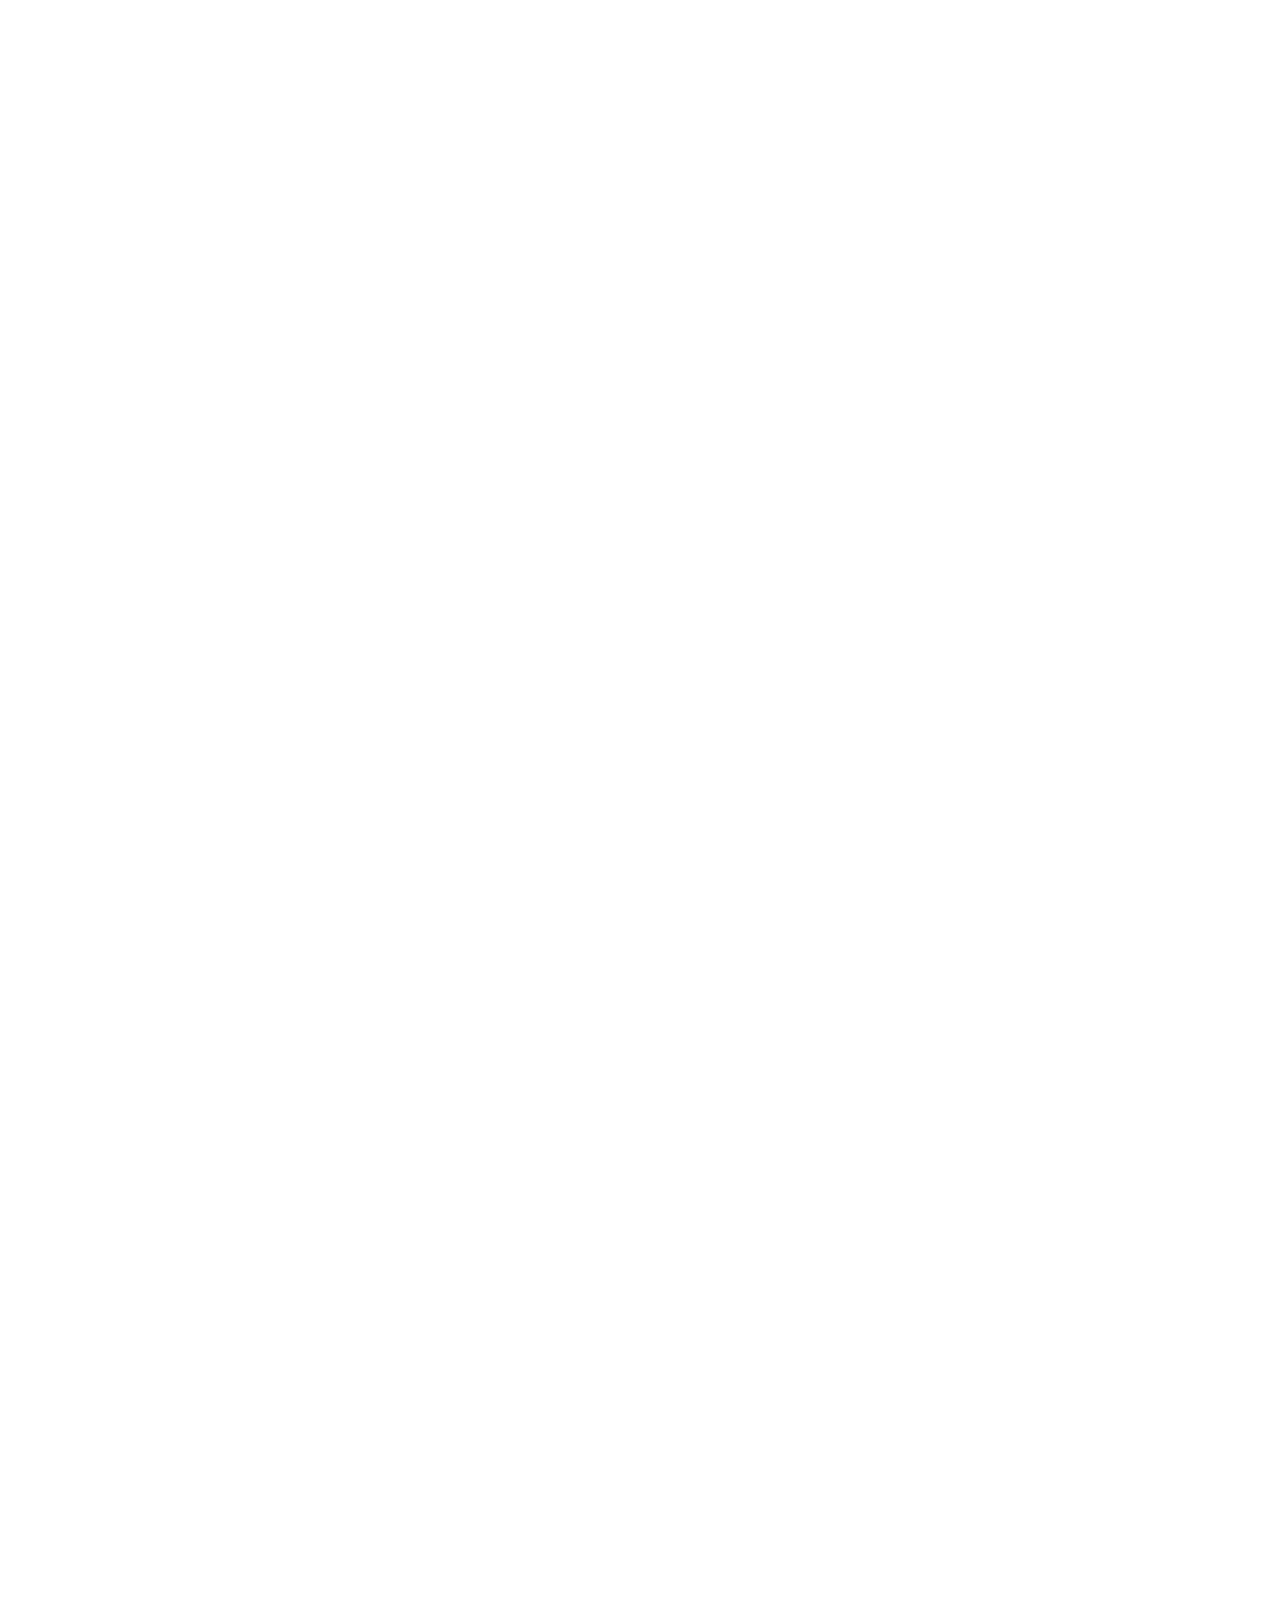
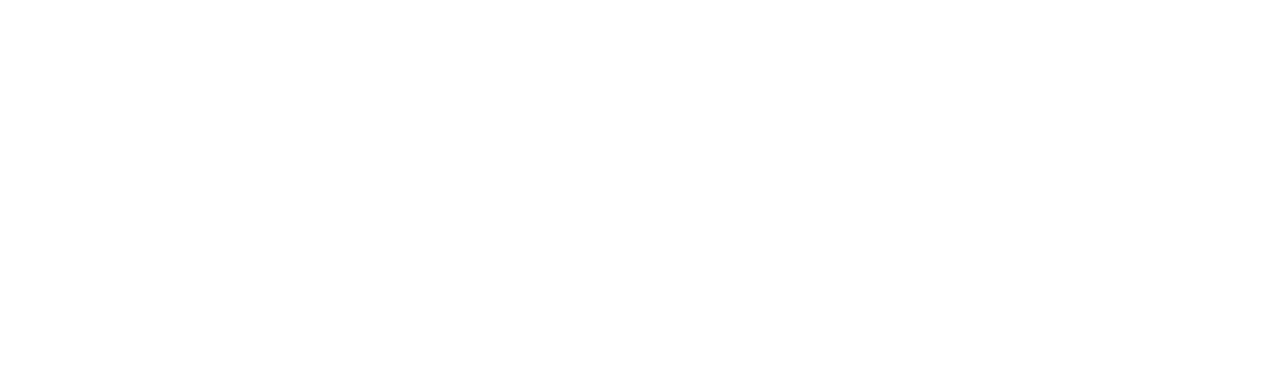
<file: little_demo/magic_porsche/magic_porsche_mobile.html>
<!DOCTYPE html>
<html lang="en">

<head>
  <meta charset="UTF-8">
  <meta http-equiv="X-UA-Compatible" content="IE=edge">
  <meta name="viewport" content="width=device-width, initial-scale=1.0">
  <title>Magic-Porsche</title>
  <style>
    .pic {
      width: 100%;
      aspect-ratio: 16/9;
      margin: 0 auto;
      /* box-shadow: inset 0 0 1px #ccc; */
    }

    /* .line {
      width: 100%;
      aspect-ratio: 16/3;
      border: 1px solid red;
    } */

    .porsche1 {
      background: url(images/porsche1.webp) no-repeat fixed;
      background-size: contain;
      background-position: center 0;
    }

    .porsche2 {
      background: url(images/porsche2.webp) no-repeat fixed;
      background-size: contain;
      background-position: center 0;
    }

    .porsche3 {
      aspect-ratio: 16/27;
      background: url(images/porsche3.webp) no-repeat fixed;
      background-size: contain;
      background-position: center 0;
    }
  </style>
</head>

<body>
  <div class="pic porsche1"></div>
  <div class="line"></div>
  <div class="pic porsche2"></div>
  <div class="line"></div>
  <div class="pic porsche3"></div>
</body>

</html>
</file>
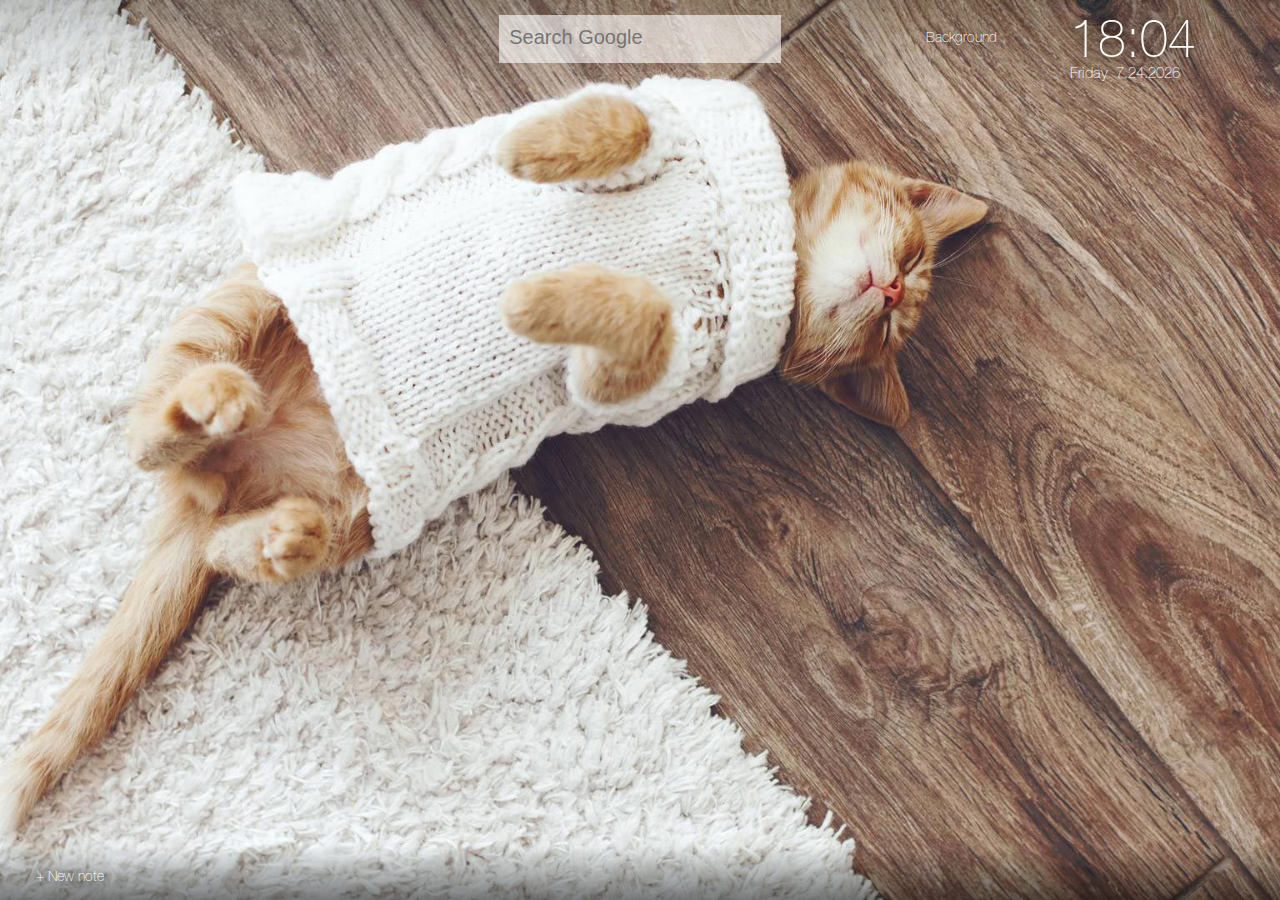
<file: little_demo/notebook/notebook.html>
<!DOCTYPE html>
<html lang="en">

<head>
  <meta charset="UTF-8">
  <meta http-equiv="X-UA-Compatible" content="IE=edge">
  <meta name="viewport" content="width=device-width, initial-scale=1.0">
  <title>Notebook</title>
  <link rel="shortcut icon" type="image/png" href="./images/ico.png">
  <link rel="stylesheet" href="css/notebook.css">
  <script src="js/moment.js"></script>
  <script src="js/notebook.js"></script>
</head>

<body>
  <div class="background">
    <img id="imgforload">
    <div class="top-gradient"></div>
    <div class="bottom-gradient"></div>
  </div>
  <div class="container">

    <div class="select">
      <button id="selectBackground">Background</button>
      <div class="arrow"></div>
      <div class="selectTitle">Click to change your background</div>
    </div>

    <div class="backgroundPage">
      <div class="arrow"></div>
      <div class="head-bar">
        <div class="bar" data-type="background">Background</div>
      </div>
      <div class="content">
        <div class="backgroundBox">
        </div>
      </div>
    </div>

    <div class="search">
      <form target="_blank" action="https://www.google.com.hk/search">
        <input type="search" type="search" autofocus="autofocus" tabindex="0" placeholder="Search Google"
          autocomplete="off" name="q" class="search-input" id="search">
      </form>
    </div>

    <div class="clock">
      <div class="hour-container">
        <div class="hour">22:47</div>
        <div class="ampm">PM</div>
      </div>
      <div class="day">Sunday 8.22.2021</div>
      <div class="arrow"></div>
      <div class="clockTitle">Click to change between 24 and 12 hours</div>
    </div>

    <div class="noteContainer">
    </div>
    <div class="changeColorMenu">
      <ul>
        <li class="changeColorItem">blue</li>
        <li class="changeColorItem">green</li>
        <li class="changeColorItem">pink</li>
        <li class="changeColorItem">purple</li>
        <li class="changeColorItem">yellow</li>
        <li class="changeColorItem">white</li>
      </ul>
    </div>

    <div class="footer">
      <button id="newNote">+ New note</button>
    </div>

    <div class="clearPage">
      <div class="mask"></div>
      <div class="confirm">
        <div class="icon warning">
          <div class="icon warning-straight"></div>
          <div class="icon warning-point"></div>
        </div>
        <p>Do you want to remove all notes ?</p>
        <div class="button-container">
          <button class="button-no">No</button>
          <button class="button-yes">Yes</button>
        </div>
      </div>
    </div>
  </div>

</body>

</html>
</file>
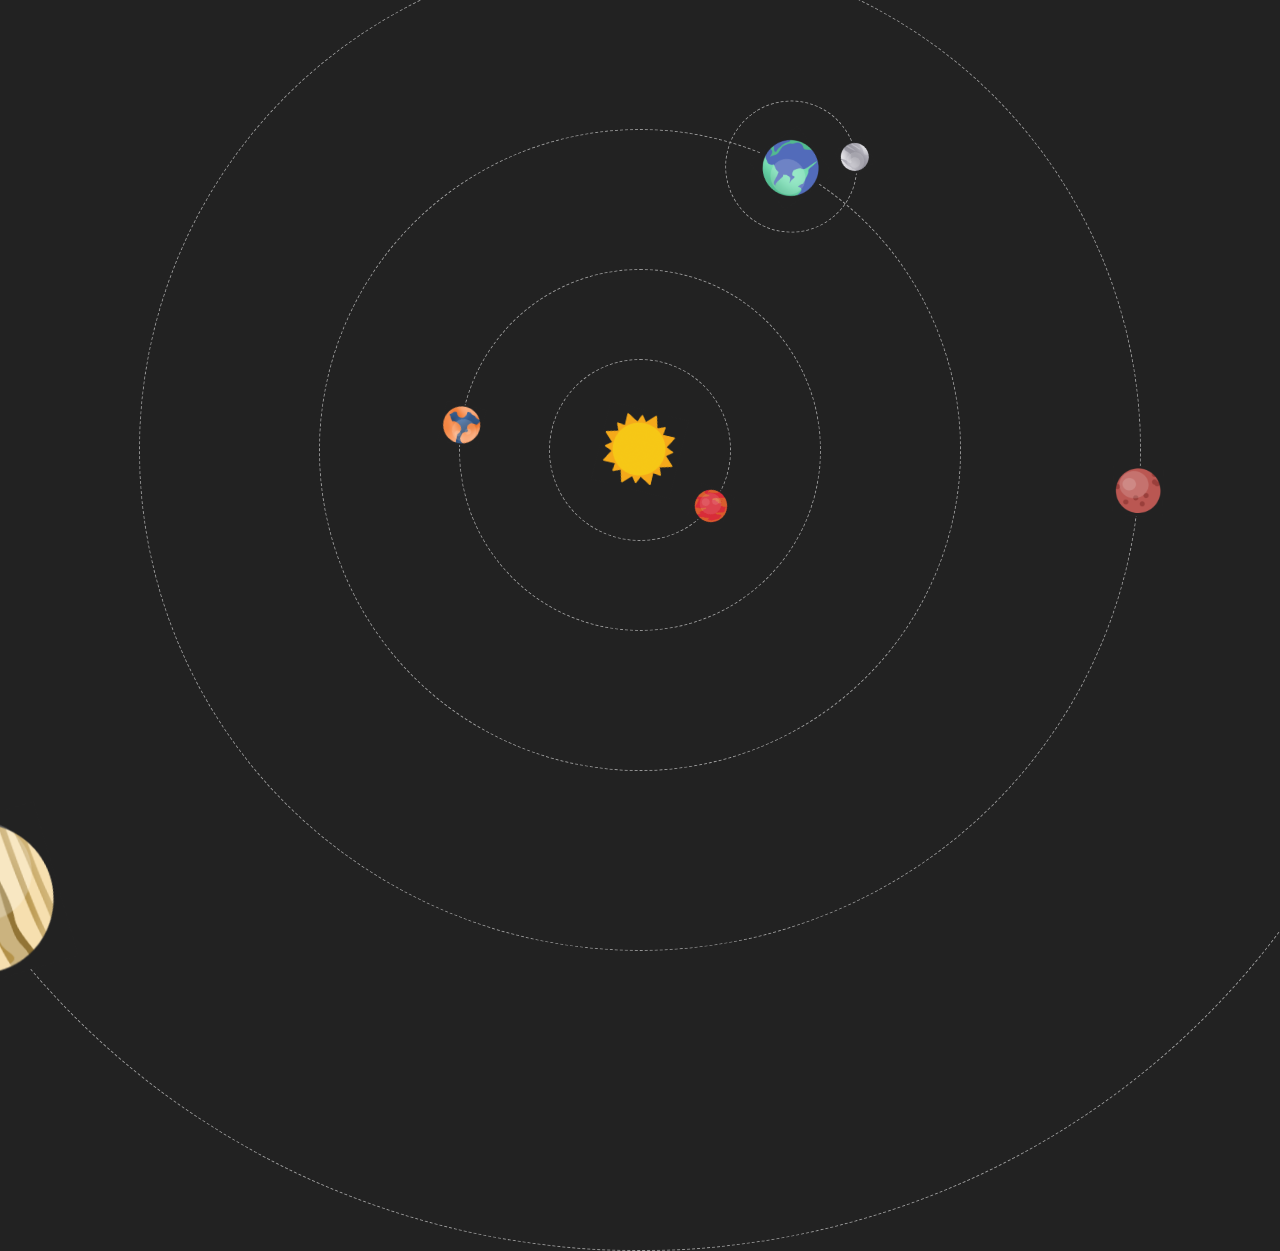
<file: little_demo/solar_system/solar_system.html>
<!DOCTYPE html>
<html lang="en">

<head>
  <meta charset="UTF-8">
  <meta http-equiv="X-UA-Compatible" content="IE=edge">
  <meta name="viewport" content="width=device-width, initial-scale=1.0">
  <title>Document</title>
  <style>
    html {
      margin: 0;
      padding: 0;
      background: #222222;
      height: 100%;
    }

    body {
      margin: 0;
      padding: 0;
      height: 100%;
    }

    .container {
      display: flex;
      justify-content: center;
      align-items: center;
      height: 100%;
    }

    .solar-system {
      position: relative;
      width: 80px;
      height: 80px;
      margin: auto;
    }

    .background {
      position: absolute;
      top: 40px;
      left: 40px;
    }

    [class^="pathway"] {
      position: absolute;
      transform: translate(-50%, -50%);
      border-radius: 50%;
      border: 1px dashed #999;
    }

    .pathway-1 {
      width: 180px;
      height: 180px;
    }

    .pathway-2 {
      width: 360px;
      height: 360px;
    }

    .pathway-3 {
      width: 640px;
      height: 640px;
    }

    .pathway-4 {
      width: 1000px;
      height: 1000px;
    }

    .pathway-5 {
      width: 1600px;
      height: 1600px;
    }

    .path-moon {
      position: absolute;
      transform: translate(-35px, -35px);
      border-radius: 50%;
      border: 1px dashed #999;
      width: 130px;
      height: 130px;
    }



    .sun {
      position: absolute;
      top: 0;
      left: 0;
      width: 80px;
      height: 80px;
      background-image: url(sun.png);
      background-size: contain;
    }

    .mercury {
      position: absolute;
      top: 0;
      left: 0;
      width: 35px;
      height: 35px;
      background-image: url(mercury.png);
      background-size: contain;
    }

    .venus {
      position: absolute;
      top: 0;
      left: 0;
      width: 40px;
      height: 40px;
      background-image: url(venus.png);
      background-size: contain;
    }

    .earth {
      position: absolute;
      top: 0;
      left: 0;
      width: 60px;
      height: 60px;
      background-image: url(earth.png);
      background-size: contain;
    }

    .moon {
      position: absolute;
      top: 0;
      left: 0;
      width: 30px;
      height: 30px;
      background-image: url(moon.png);
      background-size: contain;
    }

    .mars {
      position: absolute;
      top: 0;
      left: 0;
      width: 50px;
      height: 50px;
      background-image: url(mars.png);
      background-size: contain;
    }

    .jupiter {
      position: absolute;
      top: 0;
      left: 0;
      width: 160px;
      height: 160px;
      background-image: url(jupiter.png);
      background-size: contain;
    }
  </style>
</head>

<body>
  <div class="container">
    <div class="solar-system">

      <div class="background">
        <div class="pathway-1"></div>
        <div class="pathway-2"></div>
        <div class="pathway-3"></div>
        <div class="pathway-4"></div>
        <div class="pathway-5"></div>
      </div>

      <div class="sun"></div>
      <div class="mercury"></div>
      <div class="venus"></div>
      <div class="earth">
        <div class="path-moon"></div>
        <div class="moon"></div>
      </div>
      <div class="mars"></div>
      <div class="jupiter"></div>
    </div>
  </div>


  <script>
    var sun = document.querySelector(".sun")
    var mercury = document.querySelector(".mercury")
    var venus = document.querySelector(".venus")
    var earth = document.querySelector(".earth")
    var moon = document.querySelector(".moon")
    var mars = document.querySelector(".mars")
    var jupiter = document.querySelector(".jupiter")

    var sumAngle = 0
    var mercuryAngle = 0
    var venusAngle = 0
    var earthAngle = 0
    var moonAngle = 0
    var marsAngle = 0
    var jupiterAngle = 0

    function animate(time) {
      // 太阳运动动画
      sumAngle = time * 0.001
      sun.style.transform = `rotate(${sumAngle * 17 % 360}deg)`

      // 水星运动动画
      mercuryAngle = time * 0.0008
      mercury.style.top = (Math.sin(mercuryAngle) * 90) + 40 + "px"
      mercury.style.left = (Math.cos(mercuryAngle) * 90) + 40 + "px"
      mercury.style.transform = `translate(-50%,-50%) rotate(${mercuryAngle * 37 % 360}deg)`

      // 金星运动动画
      venusAngle = time * 0.0003 + 3.03
      venus.style.top = (Math.sin(venusAngle) * 180) + 40 + "px"
      venus.style.left = (Math.cos(venusAngle) * 180) + 40 + "px"
      venus.style.transform = `translate(-50%,-50%) rotate(${venusAngle * 59 % 360}deg)`

      // 地球运动动画
      earthAngle = time * 0.00018 - 1.23
      earth.style.top = (Math.sin(earthAngle) * 320) + 40 + "px"
      earth.style.left = (Math.cos(earthAngle) * 320) + 40 + "px"
      earth.style.transform = `translate(-50%,-50%) rotate(${earthAngle * 117 % 360}deg)`


      // 月球运动动画
      moonAngle = time * 0.00216 + 0.23
      moon.style.top = (Math.sin(moonAngle) * 65) + 30 + "px"
      moon.style.left = (Math.cos(moonAngle) * 65) + 30 + "px"
      moon.style.transform = `translate(-50%,-50%) rotate(${moonAngle * 57 % 360 + 250}deg)`

      // 火星运动动画
      marsAngle = time * 0.0001 + 0
      mars.style.top = (Math.sin(marsAngle) * 500) + 40 + "px"
      mars.style.left = (Math.cos(marsAngle) * 500) + 40 + "px"
      mars.style.transform = `translate(-50%,-50%) rotate(${marsAngle * 23 % 360}deg)`

      // 木星运动动画
      jupiterAngle = time * 0.00004 + 2.51
      jupiter.style.top = (Math.sin(jupiterAngle) * 800) + 40 + "px"
      jupiter.style.left = (Math.cos(jupiterAngle) * 800) + 40 + "px"
      jupiter.style.transform = `translate(-50%,-50%) rotate(${jupiterAngle * 29 % 360}deg)`

      requestAnimationFrame(animate)
    }

    requestAnimationFrame(animate)
  </script>

</body>

</html>
</file>
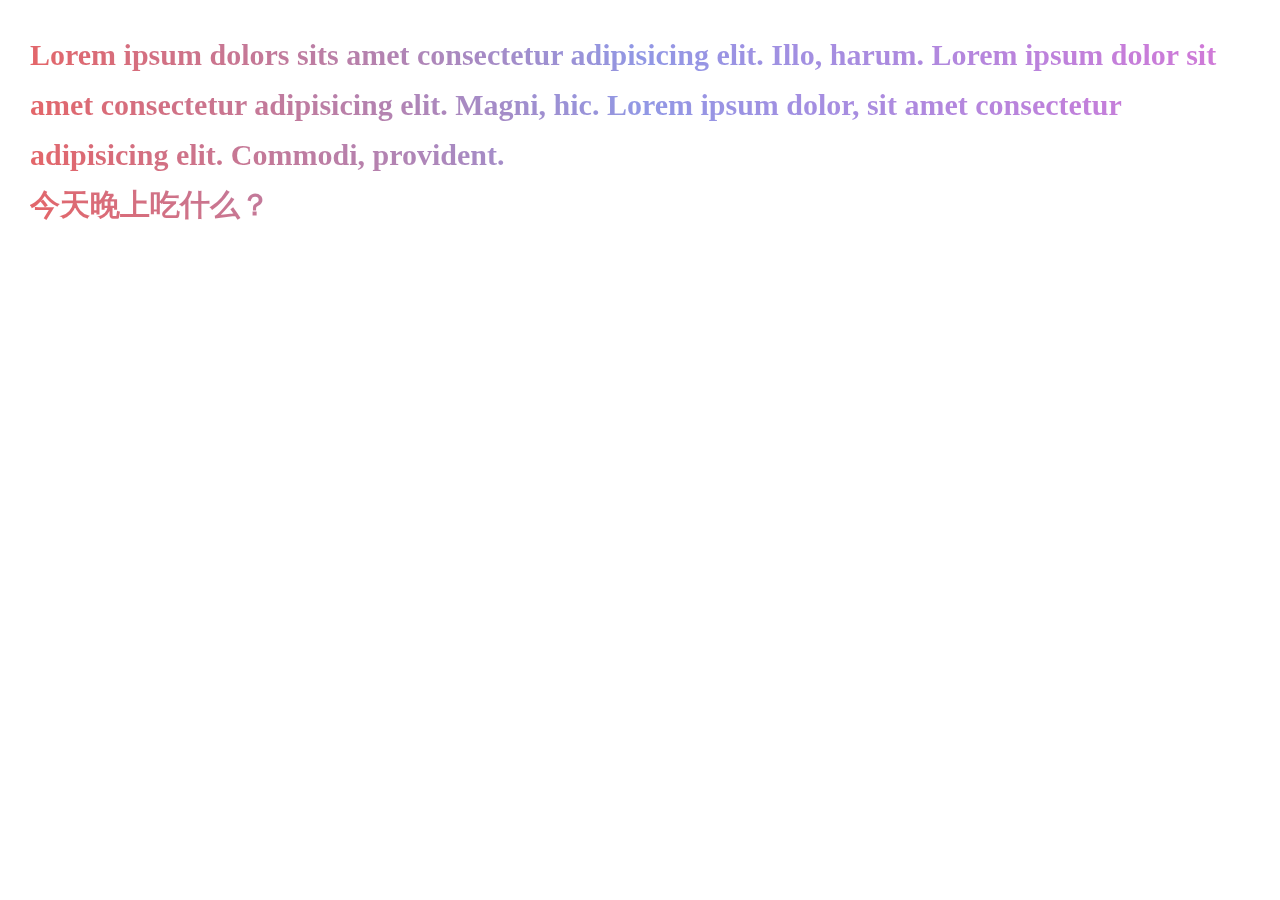
<file: little_demo/text_background/text_background.html>
<!DOCTYPE html>
<html lang="en">

<head>
  <meta charset="UTF-8">
  <meta http-equiv="X-UA-Compatible" content="IE=edge">
  <meta name="viewport" content="width=device-width, initial-scale=1.0">
  <title>text_background</title>
  <style>
    body {
      margin: 0;
    }

    .container {
      padding: 30px;
      font-size: 30px;
      font-weight: 700;
      line-height: 50px;
      background: linear-gradient(45deg, #e66465, #9198e5, #d676d6);
      background-origin: content-box;
      background-size: 100% 50px;
      background-repeat: repeat-Y;
      background-clip: text;
      -webkit-background-clip: text;
      color: transparent;
    }
  </style>
</head>

<body>
  <div class="container">
    Lorem ipsum dolors sits amet consectetur adipisicing elit. Illo, harum. Lorem ipsum dolor sit amet consectetur
    adipisicing elit. Magni, hic. Lorem ipsum dolor, sit amet consectetur adipisicing elit. Commodi, provident. <br>
    今天晚上吃什么？
  </div>
</body>

</html>
</file>
<file: notebook/css/notebook.css>
@font-face {
  font-family: 'neue';
  src: url('../font/neue.woff') format('woff');
}

html,
body {
  margin: 0;
  height: 100%;
  min-width: 800px;
  user-select: none;
  overflow-x: hidden;
}

.background {
  position: absolute;
  z-index: -2;
  width: 100%;
  height: 100%;
  /* background-image: url(../images/bg-23.jpg); */
  background-color: transparent;
  background-position: 50% 50%;
  background-size: cover;
  background-repeat: no-repeat;
  transition: all 0.5s;
  opacity: 0;
}

#imgforload {
  display: none;
}

.top-gradient {
  position: absolute;
  top: 0;
  width: 100%;
  height: 10vh;
  background: linear-gradient(180deg, rgba(0, 0, 0, 1), rgba(0, 0, 0, 0));
  opacity: 0.2;
}

.bottom-gradient {
  position: absolute;
  bottom: 0;
  width: 100%;
  height: 6vh;
  background: linear-gradient(0deg, rgba(0, 0, 0, 1), rgba(0, 0, 0, 0));
  opacity: 0.5;
}

.container {
  width: 100%;
  height: 100%;
}

.note {
  position: fixed;
  top: 50px;
  left: 50px;

  width: 200px;
  height: 150px;
  max-width: 600px;
  max-height: 400px;
  min-width: 200px;
  min-height: 80px;

  box-sizing: border-box;
  padding-top: 28px;
  border-radius: 2px;

  box-shadow: 2px 3px 7px 0 rgb(0, 0, 0, 0.2);
  overflow: hidden;
  /* resize: both; */
}

.blue .title-bar {
  background-color: #C9ECF8;
}

.blue textarea {
  background-color: #C0E1F5;
}

.green .title-bar {
  background-color: #C8F8C3;
}

.green textarea {
  background-color: #A3ED9B;
}

.pink .title-bar {
  background-color: #F1C3F1;
}

.pink textarea {
  background-color: #ECB2EC;
}

.purple .title-bar {
  background-color: #D6CFFE;
}

.purple textarea {
  background-color: #CBC0FE;
}

.yellow .title-bar {
  background-color: #FDFCBF;
}

.yellow textarea {
  background-color: #FCFAAE;
}

.white .title-bar {
  background-color: #F5F5F5;
}

.white textarea {
  background-color: #ECECEC;
}

.note .inner {
  width: 100%;
  height: 100%;
}

.note .title-bar {
  position: absolute;
  top: 0;
  display: flex;
  justify-content: space-between;
  width: 100%;
  height: 28px;
}

.note textarea {
  border: none;
  box-sizing: border-box;
  width: 100%;
  height: 100%;
  resize: none;
  padding: 5px;

  outline: none;
  font-family: 'Open Sans', sans-serif;
  font-size: 16px;
}

.title-bar .btn {
  display: none;
  width: 15px;
  height: 15px;
  margin-left: 5px;
  margin-top: 5px;
  font-size: 12px;
  color: #aaa;

}

.title-bar .btn:hover {
  color: rgb(85, 85, 85);
  cursor: default;
}

.changeColorMenu {
  display: none;
  position: absolute;
  width: 110px;
  z-index: 9999;
}

.changeColorMenu ul {
  list-style: none;
  background: white;
  margin: 0;
  padding: 0;
  font-size: 12px;
  box-shadow: 0px 0px 5px 3px rgb(0, 0, 0, 0.3);
}

.changeColorMenu ul li {
  height: 28px;
  line-height: 28px;
  color: #444;
  padding-left: 10px;
}

.changeColorMenu ul li:hover {
  background-color: #F3EDED;
}

.notefooter {
  position: absolute;
  padding: 15px;
  bottom: 0;
}

#newNote {
  margin: 0 15px;
  user-select: none;
  cursor: pointer;
  font-family: 'neue', Helvetica, Arial, sans-serif;
  font-size: 14px;
  text-shadow: 0 0 10px rgb(0, 0, 0, 0.8);
  border: none;
  background: transparent;
  color: #fffef8;
}

#selectBackground {
  position: absolute;
  top: 0;
  left: 0;
  user-select: none;
  cursor: pointer;
  font-family: 'neue', Helvetica, Arial, sans-serif;
  font-size: 14px;
  text-shadow: 0 0 10px rgb(0, 0, 0, 0.8);
  border: none;
  background: transparent;
  color: #fffef8;
}

#selectBackground:hover~.selectTitle,
#selectBackground:hover~.arrow {
  display: block;
}

.select {
  height: 20px;
  width: 100px;
  top: 28px;
  right: 260px;
  position: absolute;
}

.select .selectTitle {
  display: none;
  position: absolute;
  top: 30px;
  left: -30px;
  padding: 3px 8px;
  width: 192px;
  border-radius: 5px;
  font-size: 12px;
  color: #fffef8;
  background: #000;
  z-index: 10;
}

.select .arrow {
  display: none;
  position: absolute;
  top: 18px;
  left: 60px;
  border: 6px solid transparent;
  border-bottom-color: #000;
}

/* 切换背景页面 */
.backgroundPage {
  position: absolute;
  top: 100px;
  right: 30px;
  box-sizing: border-box;
  border-radius: 5px;
  width: 560px;
  height: 440px;
  background-color: #fffef8;
  box-shadow: 0 0 20px rgb(0, 0, 0, 0.6);
  visibility: hidden;
  opacity: 0;
  transition: all 0.5s;
}

.backgroundPage .arrow {
  top: -20px;
  left: 270px;
  position: absolute;
  border: 10px solid transparent;
  border-bottom-color: #fffef8;
}

.backgroundPage .head-bar {
  display: flex;
  box-sizing: border-box;
  padding: 0 5px;
  width: 100%;
  height: 40px;
  background-color: #F2F3F4;
  border-radius: 5px 5px 0 0;
}

.head-bar .bar {
  padding: 0 20px;
  margin: 0 5px;
  font-size: 14px;
  line-height: 40px;
  color: #5692F5;
  background: #fffef8;
}

.backgroundPage .content {
  box-sizing: border-box;
  padding: 10px 20px 30px 20px;
  width: 100%;
  height: 400px;
}

.backgroundPage .backgroundBox {
  display: flex;
  overflow: auto;
  height: 100%;
  flex-wrap: wrap;
  justify-content: flex-start;
}

.backgroundBox .imgbox {
  width: 80px;
  height: 80px;
  border-radius: 50%;
  background-color: pink;
  margin: 10px;
  background-image: url(../images/bg-23.jpg);
  background-position: center center;
  background-size: cover;
  cursor: pointer;
}

/* 清除笔记页面 */
.clearPage {
  opacity: 0;
  position: absolute;
  width: 100%;
  height: 100%;
  z-index: -1;
  transition: all 0.3s;
}

.mask {
  position: absolute;
  width: 100%;
  height: 100%;
  background: #000;
  opacity: 0.4;
}

.confirm {
  position: absolute;
  top: 0;
  bottom: 0;
  left: 0;
  right: 0;
  width: 320px;
  height: 260px;
  margin: auto;
  border-radius: 6px;
  background: #fffef8;
}

.confirm p {
  text-align: center;
}

/* warning 图标 */
.warning {
  position: relative;
  margin: 30px auto 25px;
  box-sizing: border-box;
  width: 90px;
  height: 90px;
  border: 4px solid #f8bb86;
  border-radius: 50%;
}

.warning-straight {
  position: absolute;
  left: 50%;
  top: 10px;
  width: 5px;
  height: 47px;
  border-radius: 2px;
  margin-left: -2px;
  background-color: #f8bb86;
}

.warning-point {
  position: absolute;
  left: 50%;
  margin-left: -3px;
  bottom: 10px;
  width: 7px;
  height: 7px;
  border-radius: 50%;
  background-color: #f8bb86;
}

.button-container {
  margin-top: 25px;
  display: flex;
  justify-content: center;
}

button[class^="button"] {
  width: 94px;
  height: 42px;
  margin: 10px;
  border: none;
  font-size: 18px;
  border-radius: 5px;
  text-align: center;
  color: #fffef8;
  cursor: pointer;
}

.button-no {
  background-color: #c1c1c1;
  box-shadow: 0px 0px 2px #c1c1c1aa;
}

.button-no:hover {
  background-color: #B9B9B9;
}

.button-yes {
  background-color: #DD6B55;
  box-shadow: 0px 0px 2px #DD6B55aa;
}

.button-yes:hover {
  background-color: #D46752;
}

/* 顶部搜索栏 */
.search {
  position: absolute;
  left: 0;
  right: 0;
  width: 22%;
  margin: auto;
  padding-top: 15px;
  text-align: center;
}

.search form {
  border-bottom: 3px solid rgb(255, 255, 255, 0.6);
}

.search-input {
  box-sizing: border-box;
  outline: none;
  border: none;
  padding: 10px;
  height: 45px;
  width: 100%;
  font-size: 20px;
  transition: all 0.3s;
  background: transparent;
}

.search-input:focus {
  background: rgb(255, 255, 255, 0.6);
}

/* 时钟 */
.clock {
  font-family: 'neue', Helvetica, Arial, sans-serif;
  position: absolute;
  top: 10px;
  right: 100px;
  height: 75px;
  color: #fffef8;
  text-shadow: 0 0 10px rgb(0, 0, 0, 0.8);
}

.clock .hour-container {
  position: absolute;
  cursor: pointer;
}

.clock .hour {
  position: relative;
  font-size: 50px;
}

.clock .ampm {
  display: none;
  position: absolute;
  top: 8px;
  right: -27px;
}

.clock .day {
  position: relative;
  top: 54px;
  font-size: 15px;
  white-space: pre;
}

.clock .clockTitle {
  font-family: "Microsoft YaHei";
  display: none;
  position: absolute;
  top: 86px;
  left: -20px;
  padding: 3px 8px;
  width: 192px;
  border-radius: 5px;
  font-size: 12px;
  color: #fffef8;
  background: #000;
  z-index: 10;
}

.clock .arrow {
  display: none;
  position: absolute;
  top: 75px;
  left: 110px;
  border: 6px solid transparent;
  border-bottom-color: #000;
}

.clock:hover .clockTitle,
.clock:hover .arrow {
  display: block;
}

/* 滚动条样式 */
::-webkit-scrollbar {
  width: 8px;
}

::-webkit-scrollbar-thumb {
  -webkit-border-radius: 10px;
  border-radius: 10px;
  background: rgba(236, 236, 236, 0.8);
  box-shadow: inset 0 0 6px rgb(0 0 0 / 50%);
  -webkit-box-shadow: inset 0 0 6px rgb(0 0 0 / 50%);
}

::-webkit-scrollbar-track {
  box-shadow: inset 0 0 6px rgb(0 0 0 / 50%);
  -webkit-box-shadow: inset 0 0 6px rgb(0 0 0 / 30%);
  -webkit-border-radius: 10px;
  border-radius: 10px;
}

.note textarea::-webkit-scrollbar {
  width: 8px;
}

.note textarea::-webkit-scrollbar-thumb {
  -webkit-border-radius: 10px;
  border-radius: 10px;
  box-shadow: none;
  display: none;
  background: rgba(160, 160, 160, 0.8);
  transition: all 1s;
}

.note textarea::-webkit-scrollbar-track {
  display: none;
}

.note textarea:hover::-webkit-scrollbar-thumb {
  display: block;
}

.note textarea::-webkit-scrollbar-thumb:hover {
  background: rgba(120, 120, 120, 0.8);
}

.note textarea::-webkit-scrollbar-thumb:active {
  background: rgba(80, 80, 80, 0.8);
}
</file>
<file: notebook/css/todos.css>
.todoapp {
  position: absolute;
  background: rgba(35, 35, 35, 0.75);
  color: white;
  margin: 40px auto 50px;
  width: 330px;
  max-height: 400px;
  line-height: 1.2em;
  font: 14px 'Helvetica Neue', Helvetica, Arial, sans-serif;
  box-shadow: 0px 0px 5px #000;
  border-radius: 6px;
  overflow-y: auto;
  overflow-x: hidden;
  opacity: 0;
  visibility: hidden;
  transition: all 0.5s ease;
}

.new-todo {
  padding: 10px 10px 10px 50px;
  border: none;
  background: rgba(0, 0, 0, 0.003);
  box-shadow: inset 0 -2px 1px rgb(0, 0, 0, 0.03);

  position: relative;
  margin: 0;
  width: 100%;
  font-size: 16px;
  line-height: 1.4em;
  box-sizing: border-box;
  outline: none;
  color: #e6e6e6;
}

.new-todo::placeholder {
  font-style: italic;
  font-weight: 300;
  color: #bbb;
  font-size: 14px;
}

.main {
  position: relative;
  border-top: 1px solid #e6e6e6;
}

.toggle-all {
  display: none;
}

#toggleAll:checked+label::before {
  color: #e6e6e6;
}

label[for="toggleAll"] {
  width: 60px;
  height: 34px;
  position: absolute;
  font-size: 0;
  top: -41px;
  left: -13px;
  transform: rotate(90deg);
  user-select: none;
}

label[for="toggleAll"]::before {
  content: '❯';
  font-size: 16px;
  color: #737373;
  padding: 10px 27px 10px 27px;
}

.todo-list {
  margin: 0;
  padding: 5px 0;
  list-style: none;
}

.todo-list li {
  font-size: 16px;
  position: relative;
}

.todo-list li:last-child {
  border-bottom: none;
}

.todo-list li.editing .view {
  display: none;
}

.todo-list .view {
  transition: all 0.2s ease-out;
}

.todo-list .view:hover {
  background: rgba(0, 0, 0, 0.5);
}

.todo-list li.editing .edit {
  display: block;
  width: 280px;
  height: 31px;
  margin: 0 0 0 48px;
}

.todo-list .toggle {
  position: absolute;
  top: 0;
  bottom: 0;
  left: 16px;
  height: 13px;
  width: 13px;
  border: none;
  margin: auto 0;
  outline: none;
  /* opacity: 0; */
}

.todo-list label {
  word-break: break-all;
  padding: 6px 6px 6px 50px;
  display: block;
  line-height: 1.2em;
  transition: color 0.4s;
  background-repeat: no-repeat;
  background-position: 12px center;
  background-size: 20px 20px;
}

.todo-list .toggle:checked+label {
  color: #aaa;
  text-decoration: line-through;
}

/* .todo-list .completed label {
  color: #d9d9d9;
  text-decoration: line-through;
} */

.todo-list .edit {
  display: none;
  position: relative;
  outline: none;
  margin: 0;
  width: 100%;
  font-size: 16px;
  line-height: 1.4em;
  border: 1px solid #999;
  box-shadow: inset 0 -1px 5px 0 rgb(0 0 0 / 20%);
  box-sizing: border-box;
}

.todo-list .destroy {
  /* display: none; */
  margin: 0;
  padding: 0;
  background: none;
  outline: none;
  border: none;
  position: absolute;
  top: 0;
  right: 10px;
  bottom: 0;
  width: 20px;
  height: 20px;
  margin: auto 0;
  font-size: 24px;
  color: transparent;
  margin-bottom: 11px;
  transition: color 0.2s ease-out;
  cursor: pointer;
}

.todo-list .destroy::after {
  content: '×';
}

.todo-list .destroy:hover {
  color: white;
}

.todo-list li:hover .destroy {
  color: white;
}

.todoapp .footer {
  display: none;
  width: 300px;
  color: white;
  padding: 8px 15px;
  height: 20px;
  text-align: center;
  border-top: 1px solid #e6e6e6;
  line-height: 1.4em;
  font-size: 12px;
}

.todo-count {
  float: left;
  text-align: left;
  line-height: 21px;
}

.clear-completed {
  float: right;
  position: relative;
  line-height: 20px;
  text-decoration: none;
  cursor: pointer;

  margin: 0;
  padding: 0;
  background: none;
  border: none;
  font-family: inherit;
  font-size: inherit;
  color: inherit;
}

.clear-completed:hover {
  text-decoration: underline;
}

.todo-container {

  height: 20px;
  width: 100px;
  top: 28px;
  left: 50px;
  position: absolute;

}

.todo-container>button {
  position: absolute;
  top: 0;
  left: 0;
  user-select: none;
  cursor: pointer;
  font-family: 'neue', Helvetica, Arial, sans-serif;
  font-size: 14px;
  text-shadow: 0 0 10px rgb(0, 0, 0, 0.8);
  border: none;
  background: transparent;
  color: #fffef8;
}
</file>
<file: paintboard/css/paintboard.css>
@font-face {
  font-family: 'iconfont';
  src: url('../iconfont/iconfont.ttf') format('truetype');
}

.iconfont {
  font-family: "iconfont" !important;
  font-size: 18px;
  font-style: normal;
  -webkit-font-smoothing: antialiased;
  -moz-osx-font-smoothing: grayscale;
  color: #222;
}

html {
  background: #f7f4ed;
  color: #333;
}

body {
  padding: 10px 20px;
  margin: 0;
  min-width: 900px;
}

.container {
  display: flow-root;
  position: relative;
  width: 100%;
  margin: 0 auto;
  min-height: 880px;
}

.header {
  width: 100%;
  height: 100px;
  margin: 20px 0 0 0;
  display: flex;
  align-items: center;
  user-select: none;
}

.header-item {
  height: 64px;
  margin: 0 10px;
  position: relative;
}

.title {
  line-height: 60px;
  width: 100px;
  font-size: 45px;
  font-weight: 700;
  text-align: center;
  background-image: linear-gradient(90deg,
      rgb(255, 167, 69),
      rgb(254, 134, 159),
      rgb(239, 122, 200),
      rgb(160, 131, 237),
      rgb(67, 174, 255),
      rgb(160, 131, 237),
      rgb(239, 122, 200),
      rgb(254, 134, 159),
      rgb(255, 167, 69));
  background-size: 200%;
  background-clip: text;
  -webkit-background-clip: text;
  color: transparent;
  animation: streamer 2s linear infinite;
}

@keyframes streamer {
  0% {
    background-position: 0%;
  }

  100% {
    background-position: 200%;
  }
}


.tools {
  flex: 1;
}

.color {
  width: 58px;
}

.range {
  width: 140px;
}

.button {
  margin: 10px;
  height: 40px;
  width: 70px;
  font-size: 20px;
  border: 1px solid gray;
  border-radius: 5px;
  background: #fffef8;
  box-shadow: 1px 1px 3px rgb(0, 0, 0, 0.5);
}

.button:hover {
  background: #f5de5c;
}

.save {
  float: right;
}

.open {
  float: right;
}

.text {
  font-size: 18px;
  margin-bottom: 5px;
  text-indent: 2px;
}

label {
  display: inline-block;
  box-sizing: border-box;
  border: 1px solid gray;
  border-radius: 5px;
  width: 50px;
  height: 28px;
  text-align: center;
  font-size: 20px;
  line-height: 24px;
  background-color: #fffef8;
  color: black;
  box-shadow: inset -1px -1px 3px rgb(0, 0, 0, 0.5);
}

label:hover {
  background-color: #ffeb7b;
}

label[for="tool-rect"] .iconfont {
  font-size: 18px;
  font-weight: 700;
}

label[for="tool-straight-line"] .iconfont {
  font-size: 16px;
}

input[id^="tool"] {
  display: none;
}

input[id^="tool"]:checked+label {
  background-color: #f5de5c;
  box-shadow: inset 1px 1px 3px rgb(0, 0, 0, 0.5);
}

input[type="color"] {
  margin-left: 3px;
  border: 1px solid gray;
  border-radius: 5px;
  width: 50px;
  height: 28px;
  box-sizing: border-box;
}

input[type="color"]:hover {
  background: #fffef8;
}

input[type="range"] {
  margin-top: 5px;
}

input[type="checkbox"] {
  margin: 3px;
  margin-left: 9px;
  box-sizing: border-box;
  height: 22px;
  width: 22px;
  background-color: rgb(226, 220, 220);
}

.range {
  user-select: none;
}

svg {
  display: block;
  box-sizing: border-box;
  background: white;
}

.svgcontainer {
  border: 3px solid gray;
  border-radius: 8px;
  overflow: hidden;
  resize: both;
}

.footer {
  position: absolute;
  bottom: 0;
  left: 0;
  box-sizing: border-box;
  width: 100%;
  min-width: 920px;
  padding: 20px 30px 40px 30px;
  user-select: none;
}

#fileInput {
  display: none;
}

main {
  overflow: auto;
  box-sizing: border-box;
  padding: 10px;
  width: 100%;
  height: 630px;
}

.helptext {
  display: none;
  position: absolute;
  top: 0;
  left: 350px;
  line-height: 1.5em;
  font-size: 18px;
}

.helptext.active {
  display: block;
}
</file>
<file: little_demo/notebook/css/notebook.css>
@font-face {
  font-family: 'neue';
  src: url('../font/neue.woff') format('woff');
}

html,
body {
  margin: 0;
  height: 100%;
  min-width: 600px;
  user-select: none;
  overflow-x: hidden;
}

.background {
  position: absolute;
  z-index: -2;
  width: 100%;
  height: 100%;
  /* background-image: url(../images/bg-23.jpg); */
  background-color: transparent;
  background-position: 50% 50%;
  background-size: cover;
  background-repeat: no-repeat;
  transition: all 0.5s;
  opacity: 0;
}

#imgforload {
  display: none;
}

.top-gradient {
  position: absolute;
  top: 0;
  width: 100%;
  height: 10vh;
  background: linear-gradient(180deg, rgba(0, 0, 0, 1), rgba(0, 0, 0, 0));
  opacity: 0.2;
}

.bottom-gradient {
  position: absolute;
  bottom: 0;
  width: 100%;
  height: 6vh;
  background: linear-gradient(0deg, rgba(0, 0, 0, 1), rgba(0, 0, 0, 0));
  opacity: 0.5;
}

.container {
  width: 100%;
  height: 100%;
}

.note {
  position: fixed;
  top: 50px;
  left: 50px;

  width: 200px;
  height: 150px;
  max-width: 600px;
  max-height: 400px;
  min-width: 200px;
  min-height: 80px;

  box-sizing: border-box;
  padding-top: 28px;
  border-radius: 2px;

  box-shadow: 2px 3px 7px 0 rgb(0, 0, 0, 0.2);
  overflow: hidden;
  /* resize: both; */
}

.blue .title-bar {
  background-color: #C9ECF8;
}

.blue textarea {
  background-color: #C0E1F5;
}

.green .title-bar {
  background-color: #C8F8C3;
}

.green textarea {
  background-color: #A3ED9B;
}

.pink .title-bar {
  background-color: #F1C3F1;
}

.pink textarea {
  background-color: #ECB2EC;
}

.purple .title-bar {
  background-color: #D6CFFE;
}

.purple textarea {
  background-color: #CBC0FE;
}

.yellow .title-bar {
  background-color: #FDFCBF;
}

.yellow textarea {
  background-color: #FCFAAE;
}

.white .title-bar {
  background-color: #F5F5F5;
}

.white textarea {
  background-color: #ECECEC;
}

.note .inner {
  width: 100%;
  height: 100%;
}

.note .title-bar {
  position: absolute;
  top: 0;
  display: flex;
  justify-content: space-between;
  width: 100%;
  height: 28px;
}

.note textarea {
  border: none;
  box-sizing: border-box;
  width: 100%;
  height: 100%;
  resize: none;
  padding: 5px;

  outline: none;
  font-family: 'Open Sans', sans-serif;
  font-size: 16px;
}

.title-bar .btn {
  display: none;
  width: 15px;
  height: 15px;
  margin-left: 5px;
  margin-top: 5px;
  font-size: 12px;
  color: #aaa;

}

.title-bar .btn:hover {
  color: rgb(85, 85, 85);
  cursor: default;
}

.changeColorMenu {
  display: none;
  position: absolute;
  width: 110px;
  z-index: 9999;
}

.changeColorMenu ul {
  list-style: none;
  background: white;
  margin: 0;
  padding: 0;
  font-size: 12px;
  box-shadow: 0px 0px 5px 3px rgb(0, 0, 0, 0.3);
}

.changeColorMenu ul li {
  height: 28px;
  line-height: 28px;
  color: #444;
  padding-left: 10px;
}

.changeColorMenu ul li:hover {
  background-color: #F3EDED;
}

.footer {
  position: absolute;
  padding: 15px;
  bottom: 0;
}

#newNote {
  margin: 0 15px;
  user-select: none;
  cursor: pointer;
  font-family: 'neue', Helvetica, Arial, sans-serif;
  font-size: 14px;
  text-shadow: 0 0 10px rgb(0, 0, 0, 0.8);
  border: none;
  background: transparent;
  color: #fffef8;
}

#selectBackground {
  position: absolute;
  top: 0;
  left: 0;
  user-select: none;
  cursor: pointer;
  font-family: 'neue', Helvetica, Arial, sans-serif;
  font-size: 14px;
  text-shadow: 0 0 10px rgb(0, 0, 0, 0.8);
  border: none;
  background: transparent;
  color: #fffef8;
}

#selectBackground:hover~.selectTitle,
#selectBackground:hover~.arrow {
  display: block;
}

.select {
  height: 20px;
  width: 100px;
  top: 28px;
  right: 260px;
  position: absolute;
}

.select .selectTitle {
  display: none;
  position: absolute;
  top: 30px;
  left: -30px;
  padding: 3px 8px;
  width: 192px;
  border-radius: 5px;
  font-size: 12px;
  color: #fffef8;
  background: #000;
  z-index: 10;
}

.select .arrow {
  display: none;
  position: absolute;
  top: 18px;
  left: 60px;
  border: 6px solid transparent;
  border-bottom-color: #000;
}

/* 切换背景页面 */
.backgroundPage {
  position: absolute;
  top: 100px;
  right: 30px;
  box-sizing: border-box;
  border-radius: 5px;
  width: 560px;
  height: 440px;
  background-color: #fffef8;
  box-shadow: 0 0 20px rgb(0, 0, 0, 0.6);
  visibility: hidden;
  opacity: 0;
  transition: all 0.5s;
}

.backgroundPage .arrow {
  top: -20px;
  left: 270px;
  position: absolute;
  border: 10px solid transparent;
  border-bottom-color: #fffef8;
}

.backgroundPage .head-bar {
  display: flex;
  box-sizing: border-box;
  padding: 0 5px;
  width: 100%;
  height: 40px;
  background-color: #F2F3F4;
  border-radius: 5px 5px 0 0;
}

.head-bar .bar {
  padding: 0 20px;
  margin: 0 5px;
  font-size: 14px;
  line-height: 40px;
  color: #5692F5;
  background: #fffef8;
}

.backgroundPage .content {
  box-sizing: border-box;
  padding: 10px 20px 30px 20px;
  width: 100%;
  height: 400px;
}

.backgroundPage .backgroundBox {
  display: flex;
  overflow: auto;
  height: 100%;
  flex-wrap: wrap;
  justify-content: flex-start;
}

.backgroundBox .imgbox {
  width: 80px;
  height: 80px;
  border-radius: 50%;
  background-color: pink;
  margin: 10px;
  background-image: url(../images/bg-23.jpg);
  background-position: center center;
  background-size: cover;
  cursor: pointer;
}

/* 清除笔记页面 */
.clearPage {
  opacity: 0;
  position: absolute;
  width: 100%;
  height: 100%;
  z-index: -1;
  transition: all 0.3s;
}

.mask {
  position: absolute;
  width: 100%;
  height: 100%;
  background: #000;
  opacity: 0.4;
}

.confirm {
  position: absolute;
  top: 0;
  bottom: 0;
  left: 0;
  right: 0;
  width: 320px;
  height: 260px;
  margin: auto;
  border-radius: 6px;
  background: #fffef8;
}

.confirm p {
  text-align: center;
}

/* warning 图标 */
.warning {
  position: relative;
  margin: 30px auto 25px;
  box-sizing: border-box;
  width: 90px;
  height: 90px;
  border: 4px solid #f8bb86;
  border-radius: 50%;
}

.warning-straight {
  position: absolute;
  left: 50%;
  top: 10px;
  width: 5px;
  height: 47px;
  border-radius: 2px;
  margin-left: -2px;
  background-color: #f8bb86;
}

.warning-point {
  position: absolute;
  left: 50%;
  margin-left: -3px;
  bottom: 10px;
  width: 7px;
  height: 7px;
  border-radius: 50%;
  background-color: #f8bb86;
}

.button-container {
  margin-top: 25px;
  display: flex;
  justify-content: center;
}

button[class^="button"] {
  width: 94px;
  height: 42px;
  margin: 10px;
  border: none;
  font-size: 18px;
  border-radius: 5px;
  text-align: center;
  color: #fffef8;
  cursor: pointer;
}

.button-no {
  background-color: #c1c1c1;
  box-shadow: 0px 0px 2px #c1c1c1aa;
}

.button-no:hover {
  background-color: #B9B9B9;
}

.button-yes {
  background-color: #DD6B55;
  box-shadow: 0px 0px 2px #DD6B55aa;
}

.button-yes:hover {
  background-color: #D46752;
}

/* 顶部搜索栏 */
.search {
  position: absolute;
  left: 0;
  right: 0;
  width: 22%;
  margin: auto;
  padding-top: 15px;
  text-align: center;
}

.search form {
  border-bottom: 3px solid rgb(255, 255, 255, 0.6);
}

.search-input {
  box-sizing: border-box;
  outline: none;
  border: none;
  padding: 10px;
  height: 45px;
  width: 100%;
  font-size: 20px;
  transition: all 0.3s;
  background: transparent;
}

.search-input:focus {
  background: rgb(255, 255, 255, 0.6);
}

/* 时钟 */
.clock {
  font-family: 'neue', Helvetica, Arial, sans-serif;
  position: absolute;
  top: 10px;
  right: 100px;
  height: 75px;
  color: #fffef8;
  text-shadow: 0 0 10px rgb(0, 0, 0, 0.8);
}

.clock .hour-container {
  position: absolute;
  cursor: pointer;
}

.clock .hour {
  position: relative;
  font-size: 50px;
}

.clock .ampm {
  display: none;
  position: absolute;
  top: 8px;
  right: -27px;
}

.clock .day {
  position: relative;
  top: 54px;
  font-size: 15px;
  white-space: pre;
}

.clock .clockTitle {
  font-family: "Microsoft YaHei";
  display: none;
  position: absolute;
  top: 86px;
  left: -20px;
  padding: 3px 8px;
  width: 192px;
  border-radius: 5px;
  font-size: 12px;
  color: #fffef8;
  background: #000;
  z-index: 10;
}

.clock .arrow {
  display: none;
  position: absolute;
  top: 75px;
  left: 110px;
  border: 6px solid transparent;
  border-bottom-color: #000;
}

.clock:hover .clockTitle,
.clock:hover .arrow {
  display: block;
}

/* 滚动条样式 */
::-webkit-scrollbar {
  width: 8px;
}

::-webkit-scrollbar-thumb {
  -webkit-border-radius: 10px;
  border-radius: 10px;
  background: rgba(236, 236, 236, 0.8);
  box-shadow: inset 0 0 6px rgb(0 0 0 / 50%);
  -webkit-box-shadow: inset 0 0 6px rgb(0 0 0 / 50%);
}

::-webkit-scrollbar-track {
  box-shadow: inset 0 0 6px rgb(0 0 0 / 50%);
  -webkit-box-shadow: inset 0 0 6px rgb(0 0 0 / 30%);
  -webkit-border-radius: 10px;
  border-radius: 10px;
}

.note textarea::-webkit-scrollbar {
  width: 8px;
}

.note textarea::-webkit-scrollbar-thumb {
  -webkit-border-radius: 10px;
  border-radius: 10px;
  box-shadow: none;
  display: none;
  background: rgba(160, 160, 160, 0.8);
  transition: all 1s;
}

.note textarea::-webkit-scrollbar-track {
  display: none;
}

.note textarea:hover::-webkit-scrollbar-thumb {
  display: block;
}

.note textarea::-webkit-scrollbar-thumb:hover {
  background: rgba(120, 120, 120, 0.8);
}

.note textarea::-webkit-scrollbar-thumb:active {
  background: rgba(80, 80, 80, 0.8);
}
</file>
